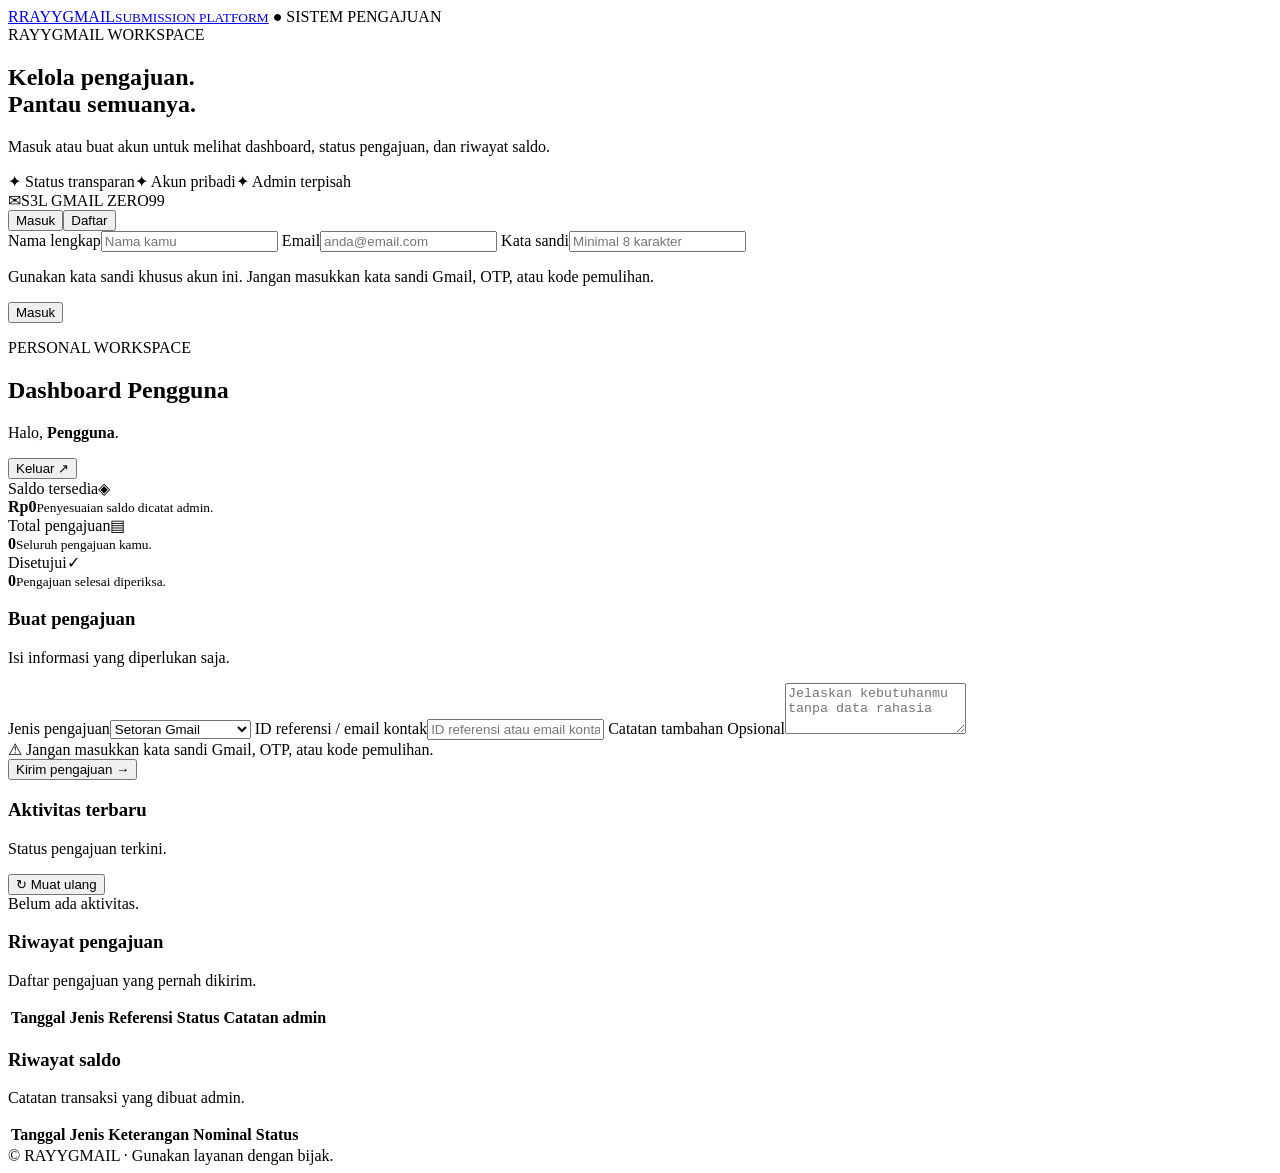
<file: Index.html>
<!DOCTYPE html>
<html lang="id">
<head>
  <base target="_top">
  <meta charset="UTF-8">
  <meta name="viewport" content="width=device-width, initial-scale=1">
  <title>RAYYGMAIL</title>
  <?!= include('Style'); ?>
</head>
<body>
  <div class="ambient ambient-one"></div><div class="ambient ambient-two"></div>
  <header class="topbar">
    <a class="brand" href="#" onclick="return false"><span class="brand-icon">R</span><span>RAYY<span class="accent">GMAIL</span><small>SUBMISSION PLATFORM</small></span></a>
    <span class="secure-label">● SISTEM PENGAJUAN</span>
  </header>
  <main class="container">
    <section id="authView" class="auth-screen">
      <div class="auth-intro"><div class="eyebrow"><span class="pulse"></span> RAYYGMAIL WORKSPACE</div><h1>Kelola pengajuan.<br><span class="gradient-text">Pantau semuanya.</span></h1><p>Masuk atau buat akun untuk melihat dashboard, status pengajuan, dan riwayat saldo.</p><div class="trust-row"><span>✦ Status transparan</span><span>✦ Akun pribadi</span><span>✦ Admin terpisah</span></div></div>
      <div class="auth-card">
        <div class="brand auth-brand"><span class="brand-icon">✉</span><span>S3L GMAIL <span class="accent">ZERO99</span></span></div>
        <div class="auth-tabs"><button class="auth-tab active" data-mode="login">Masuk</button><button class="auth-tab" data-mode="register">Daftar</button></div>
        <form id="authForm">
          <label id="nameWrap" class="hidden">Nama lengkap<input id="authName" maxlength="80" autocomplete="name" placeholder="Nama kamu"></label>
          <label>Email<input id="authEmail" type="email" maxlength="150" autocomplete="email" required placeholder="anda@email.com"></label>
          <label>Kata sandi<input id="authPassword" type="password" minlength="8" maxlength="200" autocomplete="current-password" required placeholder="Minimal 8 karakter"></label>
          <p class="privacy-note">Gunakan kata sandi khusus akun ini. Jangan masukkan kata sandi Gmail, OTP, atau kode pemulihan.</p>
          <button class="btn btn-primary btn-wide" id="authSubmit" type="submit">Masuk</button>
        </form>
        <p class="message" id="authMessage" role="status"></p>
      </div>
    </section>
    <section id="dashboardView" class="hidden">
      <div class="section-heading"><div><div class="eyebrow">PERSONAL WORKSPACE</div><h2>Dashboard <span class="accent">Pengguna</span></h2><p>Halo, <strong id="userName">Pengguna</strong>.</p></div><button class="btn btn-outline" id="logoutBtn">Keluar ↗</button></div>
      <div class="dashboard-grid">
        <article class="metric-card balance-card"><div class="metric-top"><span>Saldo tersedia</span><span>◈</span></div><strong id="balanceValue">Rp0</strong><small>Penyesuaian saldo dicatat admin.</small></article>
        <article class="metric-card"><div class="metric-top"><span>Total pengajuan</span><span>▤</span></div><strong id="submissionCount">0</strong><small>Seluruh pengajuan kamu.</small></article>
        <article class="metric-card"><div class="metric-top"><span>Disetujui</span><span>✓</span></div><strong id="approvedCount">0</strong><small>Pengajuan selesai diperiksa.</small></article>
      </div>
      <div class="workspace-grid">
        <div class="panel"><div class="panel-heading"><div><h3>Buat pengajuan</h3><p>Isi informasi yang diperlukan saja.</p></div></div>
          <form id="submissionForm">
            <label>Jenis pengajuan<select id="submissionType"><option>Setoran Gmail</option><option>Pertanyaan layanan</option></select></label>
            <label>ID referensi / email kontak<input id="submissionReference" maxlength="180" required placeholder="ID referensi atau email kontak"></label>
            <label>Catatan tambahan <span class="optional">Opsional</span><textarea id="submissionNote" maxlength="500" rows="3" placeholder="Jelaskan kebutuhanmu tanpa data rahasia"></textarea></label>
            <div class="warning-note">⚠ Jangan masukkan kata sandi Gmail, OTP, atau kode pemulihan.</div>
            <button class="btn btn-primary btn-wide" type="submit">Kirim pengajuan →</button>
          </form><p class="message" id="submissionMessage" role="status"></p>
        </div>
        <div class="panel"><div class="panel-heading"><div><h3>Aktivitas terbaru</h3><p>Status pengajuan terkini.</p></div><button class="text-btn" id="refreshBtn">↻ Muat ulang</button></div><div id="recentActivity" class="activity-list"><div class="empty-state">Belum ada aktivitas.</div></div></div>
      </div>
      <div class="panel table-panel"><div class="panel-heading"><div><h3>Riwayat pengajuan</h3><p>Daftar pengajuan yang pernah dikirim.</p></div></div><div class="table-wrap"><table><thead><tr><th>Tanggal</th><th>Jenis</th><th>Referensi</th><th>Status</th><th>Catatan admin</th></tr></thead><tbody id="submissionRows"></tbody></table></div></div>
      <div class="panel table-panel"><div class="panel-heading"><div><h3>Riwayat saldo</h3><p>Catatan transaksi yang dibuat admin.</p></div></div><div class="table-wrap"><table><thead><tr><th>Tanggal</th><th>Jenis</th><th>Keterangan</th><th>Nominal</th><th>Status</th></tr></thead><tbody id="transactionRows"></tbody></table></div></div>
    </section>
  </main>
  <footer class="footer"><span>© <span id="year"></span> RAYYGMAIL · Gunakan layanan dengan bijak.</span></footer>
  <?!= include('App'); ?>
</body>
</html>
</file>
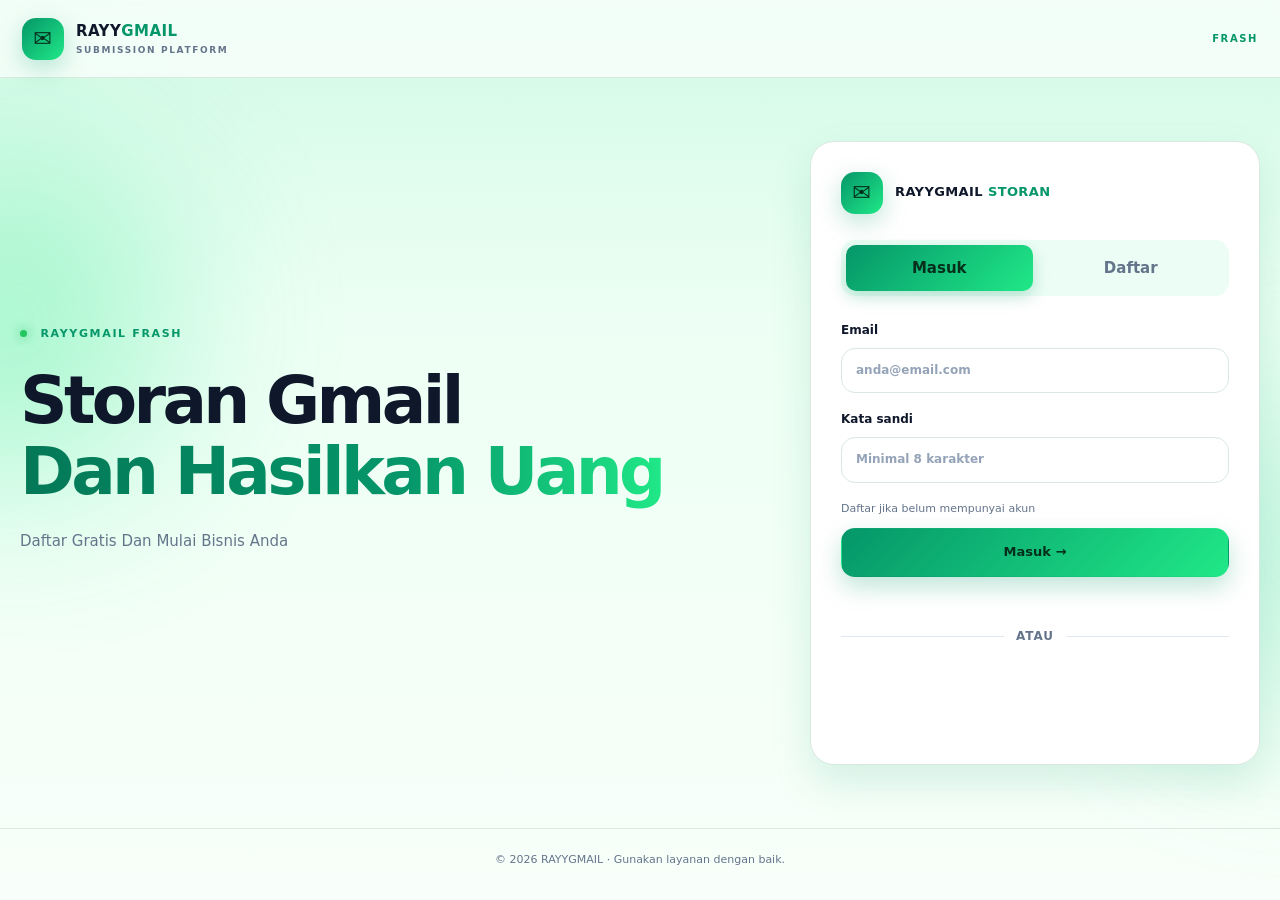
<file: index.html>
<!DOCTYPE html>
<html lang="id">
<head>
  <meta charset="UTF-8">
  <meta name="viewport" content="width=device-width, initial-scale=1">
  <meta name="theme-color" content="#1d4ed8">
  <title>RAYYGMAIL — Masuk</title>
  <link rel="stylesheet" href="/login.css">
  <style>
    /* ===== LOGIN GOOGLE (BARU) ===== */
    .auth-divider{display:flex;align-items:center;gap:12px;margin:18px 0 14px;color:#64748b;font-size:12px;font-weight:700;letter-spacing:.08em;text-transform:uppercase}
    .auth-divider::before,.auth-divider::after{content:"";flex:1;height:1px;background:#e2e8f0}
    .google-wrap{display:flex;justify-content:center;min-height:44px}
    .google-wrap iframe{max-width:100%}
    .google-fallback{display:none;width:100%;align-items:center;justify-content:center;gap:10px;min-height:46px;border:1px solid #dadce0;border-radius:12px;background:#fff;color:#3c4043;font-weight:600;font-size:14px;cursor:pointer}
    .google-fallback svg{flex:none}
    .google-fallback:disabled{opacity:.6;cursor:not-allowed}
  </style>
</head>
<body>
  <div class="ambient ambient-one"></div>
  <div class="ambient ambient-two"></div>

  <header class="topbar">
    <a class="brand" href="/"><span class="brand-icon">✉</span>
      <span>RAYY<span class="accent">GMAIL</span><small>SUBMISSION PLATFORM</small></span>
    </a>
    <span class="secure-label">FRASH</span>
  </header>

  <main class="container">
    <section class="auth-screen">
      <div class="auth-intro">
        <div class="eyebrow"><span class="pulse"></span> RAYYGMAIL FRASH</div>
        <h1>Storan Gmail<br><span class="gradient-text">Dan Hasilkan Uang</span></h1>
        <p>Daftar Gratis Dan Mulai Bisnis Anda</p>
        <div class="trust-row">
          <span></span>
          <span></span>
          <span></span>
        </div>
      </div>

      <div class="auth-card">
        <div class="brand auth-brand">
          <span class="brand-icon">✉</span>
          <span>RAYYGMAIL <span class="accent">STORAN</span></span>
        </div>

        <div class="auth-tabs">
          <button class="auth-tab active" data-mode="login" type="button">Masuk</button>
          <button class="auth-tab" data-mode="register" type="button">Daftar</button>
        </div>

        <form id="authForm">
          <label id="nameWrap" class="hidden">Nama lengkap
            <input id="authName" maxlength="80" autocomplete="name" placeholder="Nama kamu">
          </label>
          <label>Email
            <input id="authEmail" type="email" maxlength="150" autocomplete="email" required placeholder="anda@email.com">
          </label>
          <label>Kata sandi
            <input id="authPassword" type="password" minlength="8" maxlength="200" autocomplete="current-password" required placeholder="Minimal 8 karakter">
          </label>
          <p class="privacy-note">Daftar jika belum mempunyai akun</p>
          <button class="btn btn-primary btn-wide" id="authSubmit" type="submit">Masuk →</button>
        </form>
        <p class="message" id="authMessage" role="status"></p>

        <!-- ===== LOGIN DENGAN GOOGLE (BARU) ===== -->
        <div class="auth-divider"><span>atau</span></div>
        <div class="google-wrap" id="googleWrap">
          <div id="googleBtn"></div>
        </div>
        <button class="google-fallback" id="googleFallback" type="button">
          <svg width="18" height="18" viewBox="0 0 48 48" aria-hidden="true"><path fill="#EA4335" d="M24 9.5c3.54 0 6.71 1.22 9.21 3.6l6.85-6.85C35.9 2.38 30.47 0 24 0 14.62 0 6.51 5.38 2.56 13.22l7.98 6.19C12.43 13.72 17.74 9.5 24 9.5z"/><path fill="#4285F4" d="M46.98 24.55c0-1.57-.15-3.09-.38-4.55H24v9.02h12.94c-.58 2.96-2.26 5.48-4.78 7.18l7.73 6c4.51-4.18 7.09-10.36 7.09-17.65z"/><path fill="#FBBC05" d="M10.53 28.59A14.5 14.5 0 0 1 9.5 24c0-1.59.28-3.14.76-4.59l-7.98-6.19A23.99 23.99 0 0 0 0 24c0 3.77.9 7.35 2.56 10.78l7.97-6.19z"/><path fill="#34A853" d="M24 48c6.48 0 11.93-2.13 15.89-5.81l-7.73-6c-2.15 1.45-4.92 2.3-8.16 2.3-6.26 0-11.57-4.22-13.47-9.91l-7.98 6.19C6.51 42.62 14.62 48 24 48z"/></svg>
          <span>Lanjutkan dengan Google</span>
        </button>
        <p class="message" id="googleMessage" role="status"></p>
        <!-- ===== AKHIR LOGIN DENGAN GOOGLE (BARU) ===== -->
      </div>
    </section>
  </main>

  <footer class="footer">© <span id="year"></span> RAYYGMAIL · Gunakan layanan dengan baik.</footer>

  <!-- ===== SKRIP LOGIN GOOGLE (BARU) ===== -->
  <!-- GANTI: GOOGLE_CLIENT_ID dengan Client ID dari Google Cloud Console -->
  <script src="https://accounts.google.com/gsi/client" async defer></script>
  <script>
  document.addEventListener('DOMContentLoaded', function () {
    var GOOGLE_CLIENT_ID = 'GANTI_DENGAN_CLIENT_ID.apps.googleusercontent.com';

    var msg = document.getElementById('googleMessage');
    var wrap = document.getElementById('googleWrap');
    var fallback = document.getElementById('googleFallback');
    var busy = false;

    function say(t, err) {
      msg.textContent = t || '';
      msg.className = 'message' + (err ? ' error' : '');
    }

    function showFallback(text) {
      wrap.style.display = 'none';
      fallback.style.display = 'flex';
      fallback.onclick = function () { say(text, true); };
    }

    // Dipanggil Google setelah pengguna memilih akun
    async function onCredential(resp) {
      if (busy || !resp || !resp.credential) return;
      busy = true;
      say('Memproses…');
      try {
        // Server memverifikasi ID token Google lalu membuat/mencari akun
        var d = await api('googleLogin', { credential: resp.credential });

        // Simpan sesi sama seperti login email biasa
        if (typeof setToken === 'function') {
          setToken(d.token);
        } else if (d.token) {
          // SESUAIKAN: kunci penyimpanan harus sama dengan yang dipakai getToken() di app.js
          try { localStorage.setItem('token', d.token); } catch (_) {}
        }

        say('Berhasil masuk. Mengalihkan…');
        var role = d.role || (d.user && d.user.role) || '';
        window.location.href = String(role).toLowerCase() === 'admin' ? '/admin' : '/dashboard';
      } catch (e) {
        say((e && e.message) || 'Login Google gagal. Coba lagi.', true);
        busy = false;
      }
    }

    function init() {
      if (GOOGLE_CLIENT_ID.indexOf('GANTI_') === 0) {
        showFallback('Login Google belum dikonfigurasi: isi GOOGLE_CLIENT_ID.');
        return;
      }
      google.accounts.id.initialize({
        client_id: GOOGLE_CLIENT_ID,
        callback: onCredential,
        ux_mode: 'popup',
        auto_select: false
      });
      var width = Math.min(400, Math.max(200, wrap.clientWidth || 320));
      google.accounts.id.renderButton(document.getElementById('googleBtn'), {
        type: 'standard',
        theme: 'outline',
        size: 'large',
        text: 'continue_with',
        shape: 'rectangular',
        logo_alignment: 'left',
        width: width,
        locale: 'id'
      });
    }

    // Tunggu skrip Google selesai dimuat (maksimal sekitar 10 detik)
    var tries = 0;
    var timer = setInterval(function () {
      tries++;
      if (window.google && google.accounts && google.accounts.id) {
        clearInterval(timer);
        init();
      } else if (tries > 100) {
        clearInterval(timer);
        showFallback('Login Google tidak bisa dimuat. Periksa koneksi internet Anda.');
      }
    }, 100);
  });
  </script>
  <!-- ===== AKHIR SKRIP LOGIN GOOGLE (BARU) ===== -->

  <script src="/app.js"></script>
</body>
</html>
</file>
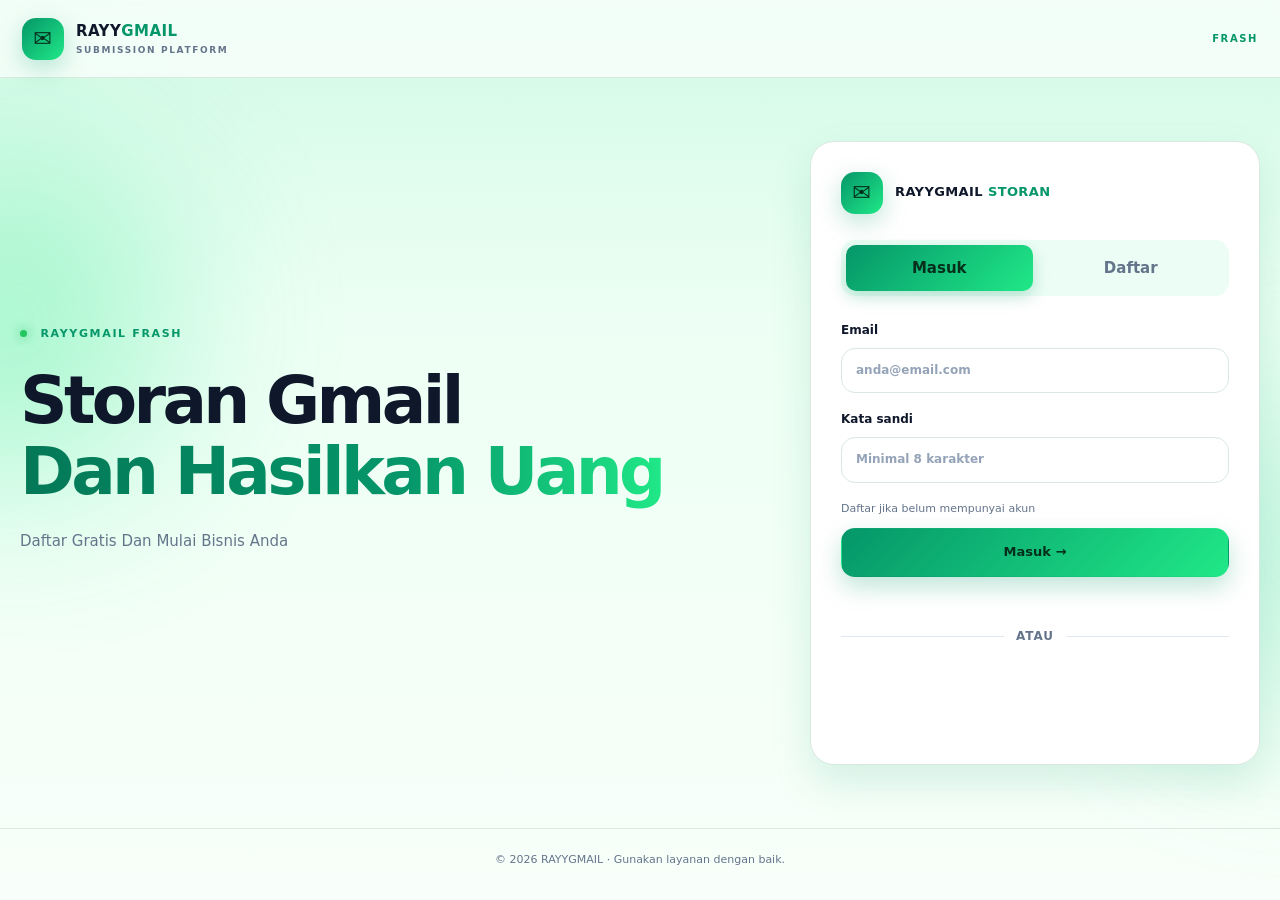
<file: admin.html>
<!DOCTYPE html>
<html lang="id">
<head>
  <meta charset="UTF-8">
  <meta name="viewport" content="width=device-width, initial-scale=1">
  <meta name="theme-color" content="#059669">
  <title>RAYYGMAIL — Admin</title>
  <link rel="stylesheet" href="/admin.css">
</head>
<body>
  <div class="ambient ambient-one"></div>
  <div class="ambient ambient-two"></div>

  <header class="topbar">
    <a class="brand" href="/admin"><span class="brand-icon">✉</span>
      <span>RAYY<span class="accent">GMAIL</span><small>ADMIN CONSOLE</small></span>
    </a>
    <div class="top-actions">
      <span class="secure-label">ADMINISTRATOR</span>
      <button class="btn btn-outline" id="logoutBtn">Keluar ↗</button>
    </div>
  </header>

  <main class="container page-content">
    <section class="section-heading">
      <div><div class="eyebrow">CONTROL CENTER</div>
        <h1>Panel <span class="accent">Admin</span></h1>
        <p>Kelola pengajuan, pengguna, penarikan, dan catatan saldo.</p>
      </div>
      <button class="btn btn-outline" id="refreshBtn">↻ Muat ulang</button>
    </section>

    <section class="dashboard-grid">
      <article class="metric-card"><div class="metric-top"><span>Total pengguna</span><span>♙</span></div><strong id="adminUserCount">0</strong></article>
      <article class="metric-card"><div class="metric-top"><span>Total pengajuan</span><span>▤</span></div><strong id="adminSubmissionCount">0</strong></article>
      <article class="metric-card balance-card"><div class="metric-top"><span>Menunggu pemeriksaan</span><span>◷</span></div><strong id="adminPendingCount">0</strong></article>
    </section>

    <!-- ===== MENU CONTROL (BARU) =====
         Tombol "Control ..." dibuat otomatis oleh script di bawah dari
         setiap elemen yang punya atribut data-view. Gaya CSS ada di admin.css. -->
    <section class="ctl-grid" id="ctlMenu" aria-label="Menu kontrol"></section>

    <script>
    document.addEventListener('DOMContentLoaded', function () {
      var views = [].slice.call(document.querySelectorAll('[data-view]'));
      var menu = document.getElementById('ctlMenu');

      function show(id) {
        views.forEach(function (v) { v.hidden = v.getAttribute('data-view') !== id; });
        menu.hidden = !!id;
        window.scrollTo({ top: 0, behavior: 'smooth' });
      }

      views.forEach(function (v) {
        var id = v.getAttribute('data-view');
        var label = v.getAttribute('data-label');

        // tombol menu "Control ..."
        var b = document.createElement('button');
        b.type = 'button';
        b.className = 'ctl-btn';
        b.innerHTML = '<span class="ctl-ico">' + v.getAttribute('data-icon') + '</span>' +
          '<span><b>Control ' + label + '</b><small>' + v.getAttribute('data-desc') + '</small></span>';
        b.addEventListener('click', function () { show(id); });
        menu.appendChild(b);

        // tombol "Close ..." di dalam tiap tampilan
        var bar = document.createElement('div');
        bar.className = 'ctl-close-bar';
        bar.innerHTML = '<button type="button" class="btn btn-outline">✕ Close ' + label + '</button>';
        bar.firstChild.addEventListener('click', function () { show(''); });
        v.insertBefore(bar, v.firstChild);
      });

      show(''); // tampilan awal: hanya tombol Control
    });
    </script>
    <!-- ===== AKHIR MENU CONTROL (BARU) ===== -->

    <!-- "Pengajuan masuk / Referensi" DIHILANGKAN dari tampilan.
         Elemen dibiarkan tersembunyi karena app.js masih mengisi #adminSubmissionRows. -->
    <section class="panel table-panel" style="display:none" aria-hidden="true">
      <div class="panel-heading"><div><h2>Pengajuan masuk</h2><p>Periksa data dan perbarui status pengajuan.</p></div></div>
      <div class="table-wrap"><table>
        <thead><tr><th>Tanggal</th><th>Pengguna</th><th>Jenis</th><th>Referensi</th><th>Catatan pengguna</th><th>Status</th><th>Catatan admin</th><th>Aksi</th></tr></thead>
        <tbody id="adminSubmissionRows"></tbody>
      </table></div>
    </section>

    <!-- ===== KONTROL JOB EMAIL (BARU) ===== -->
    <style>
      /* PERBAIKAN: min(300px,100%) agar tidak melebar di layar sempit */
      .jb-grid{display:grid;grid-template-columns:repeat(auto-fit,minmax(min(300px,100%),1fr));gap:16px}
      .jb-box{border:1px solid var(--line);border-radius:16px;padding:16px}
      .jb-box label{margin-bottom:10px}
      .jb-box textarea{min-height:90px}
      .jb-actions{display:flex;gap:8px;flex-wrap:wrap}
      .jb-stock{font-size:12px;color:var(--muted);margin:0 0 10px}
      .jb-danger{color:#b91c1c !important;border-color:#fca5a5 !important}

      .jb-admin-toast{position:fixed;top:14px;left:50%;transform:translateX(-50%);max-width:92vw;background:#0f172a;color:#fff;
        padding:10px 16px;border-radius:14px;font-size:13px;z-index:80;opacity:0;pointer-events:none;transition:opacity .2s;text-align:center}
      .jb-admin-toast.show{opacity:1}
      .jb-admin-toast.err{background:#b91c1c}

      .st-bar{display:flex;gap:8px;flex-wrap:wrap;margin:10px 0}
      .st-list{max-height:300px;overflow-y:auto;display:grid;gap:8px;padding-right:4px}
      .st-row{display:flex;gap:8px;align-items:stretch}
      .st-copy{flex:1;display:flex;align-items:center;justify-content:space-between;gap:8px;text-align:left;border:0;background:#f1f5f9;
        border-radius:12px;padding:12px;min-height:46px;cursor:pointer;color:var(--ink,#0f172a);font:13px ui-monospace,Menlo,Consolas,monospace;word-break:break-all}
      .st-copy:active{background:#dcfce7}
      .st-del{border:0;border-radius:12px;padding:0 14px;min-height:46px;font-weight:700;cursor:pointer;background:#fee2e2;color:#b91c1c}
      .st-del:disabled{opacity:.4;cursor:not-allowed}
      .st-pill{flex:none;font-size:11px;font-weight:700;padding:3px 9px;border-radius:999px;white-space:nowrap;font-family:inherit}
      .st-wait{background:#fef3c7;color:#92400e}
      .st-ok{background:#dcfce7;color:#166534}
      .st-bad{background:#fee2e2;color:#b91c1c}
      .st-claim{border:1px dashed var(--line);border-radius:12px;padding:10px;margin:8px 0;font-size:13px}

      /* Info status per email untuk pengguna (BARU) */
      .st-item{display:grid;gap:6px;padding-bottom:8px;border-bottom:1px dashed var(--line)}
      .st-item:last-child{border-bottom:0}
      .st-ctl{display:flex;gap:6px;flex-wrap:wrap;align-items:center}
      .st-ctl .st-sel{width:auto;min-width:110px;flex:0 0 auto}
      .st-ctl .st-note{flex:1;min-width:140px;width:auto}
      .st-ctl .btn{flex:0 0 auto}
      .st-chk{background:#dbeafe;color:#1e40af}

      /* Status job + storan berdampingan di kartu "Atur Job" (BARU) */
      .jb-badges{display:flex;gap:6px;align-items:center;flex-wrap:wrap}
    </style>

    <div id="jobAdmin">

      <!-- ===== Control Add Job ===== -->
      <div class="panel table-panel" data-view="addjob" data-label="Add Job" data-icon="＋" data-desc="Buat job baru">
        <!-- TAMBAH JOB BARU -->
        <div class="jb-box" style="margin-bottom:16px">
          <h3 style="margin:0 0 10px">Tambah job baru</h3>
          <div class="jb-grid">
            <label>Nama job<input id="newJobName" maxlength="40" placeholder="Kosongkan = otomatis"></label>
            <label>Harga per email<input id="newJobPrice" type="text" inputmode="numeric" autocomplete="off" placeholder="Rp 1,500"></label>
            <label>Maks email per pengambilan<input id="newJobMax" type="number" min="1" max="100" value="10"></label>
          </div>
          <label>Teks job<textarea id="newJobText" maxlength="3000" placeholder="Perintah yang harus dikerjakan user"></textarea></label>
          <button class="btn btn-primary" id="newJobBtn" type="button">+ Tambah job</button>
        </div>
      </div>

      <!-- ===== Control Atur Job ===== -->
      <div class="panel table-panel" data-view="jobs" data-label="Atur Job" data-icon="⚙" data-desc="Harga, teks, stok, buka/tutup">
        <div class="panel-heading">
          <div><h2>Kontrol Job Email</h2><p>Isi stok, atur harga, teks job, buka/tutup, tambah, hapus, dan reset tiap job. Status storan diatur terpisah di menu Storan Email.</p></div>
          <div class="jb-actions">
            <button class="btn btn-outline" data-all="OPEN">Buka semua</button>
            <button class="btn btn-outline" data-all="CLOSE">Tutup semua</button>
            <button class="btn btn-outline" data-sys="quota-all">Reset kuota semua</button>
            <button class="btn btn-outline jb-danger" data-sys="reset-all">Reset semua job</button>
          </div>
        </div>
        <div class="jb-grid" id="jobAdminBoxes"></div>
      </div>

      <!-- Pesan sukses/error: tetap di luar agar selalu terlihat -->
      <p class="message" id="jobAdminMsg" role="status"></p>
      <div class="jb-admin-toast" id="jbAdminToast" role="status"></div>

      <!-- ===== Control Pengambilan Job ===== -->
      <div class="panel table-panel" data-view="claims" data-label="Pengambilan Job" data-icon="◷" data-desc="Email yang sedang dikerjakan">
        <!-- PENGAMBILAN JOB: email yang sedang dikerjakan user (belum disetor) -->
        <h3 style="margin:0 0 10px">Pengambilan job <small style="font-weight:400;color:var(--muted)">(sedang dikerjakan)</small></h3>
        <div class="table-wrap"><table>
          <thead><tr><th>Tanggal</th><th>Pengguna</th><th>Job</th><th>Email</th><th>Total</th><th>Status</th><th>Aksi</th></tr></thead>
          <tbody id="jobClaimRows"></tbody>
        </table></div>
      </div>

      <!-- ===== Control Storan Email ===== -->
      <div class="panel table-panel" data-view="storan" data-label="Storan Email" data-icon="▤" data-desc="Email yang sudah disetor user">
        <!-- STORAN: email yang sudah disetor user, terpisah per job -->
        <div class="panel-heading" style="margin:0 0 10px">
          <div>
            <h3 style="margin:0">Storan email per job <small style="font-weight:400;color:var(--muted)">(sudah disetor user)</small></h3>
            <p style="margin-top:4px">Storan bisa dibuka/ditutup sendiri, walaupun job-nya sedang Open. Saat storan Close, user tetap bisa mengambil email tetapi tidak bisa menyetor.</p>
          </div>
          <div class="jb-actions">
            <button class="btn btn-primary" data-stor-all="OPEN">Open semua storan</button>
            <button class="btn btn-outline jb-danger" data-stor-all="CLOSE">Close semua storan</button>
          </div>
        </div>
        <div class="jb-grid" id="jobStoranBoxes"></div>
      </div>

      <!-- ===== Control Riwayat Job ===== -->
      <div class="panel table-panel" data-view="history" data-label="Riwayat Job" data-icon="↺" data-desc="Pengambilan yang sudah selesai">
        <!-- RIWAYAT SELESAI -->
        <div class="panel-heading" style="margin:0 0 10px">
          <h3 style="margin:0">Riwayat pengambilan selesai</h3>
          <button class="btn btn-outline" data-sys="clear-history">Hapus semua riwayat selesai</button>
        </div>
        <div class="table-wrap"><table>
          <thead><tr><th>Tanggal</th><th>Pengguna</th><th>Job</th><th>Email</th><th>Total</th><th>Status</th><th>Aksi</th></tr></thead>
          <tbody id="jobHistoryRows"></tbody>
        </table></div>
      </div>

    </div>

    <script>
    document.addEventListener('DOMContentLoaded', function () {
      var root = document.getElementById('jobAdmin');
      var msg = document.getElementById('jobAdminMsg');
      var toastEl = document.getElementById('jbAdminToast');
      var toastT = 0;
      var lastData = null;
      var marks = {}; // info status per email untuk pengguna (BARU)

      function say(t, err) {
        msg.textContent = t || ''; msg.className = 'message' + (err ? ' error' : '');
        if (t && t !== 'Memproses…') {
          toastEl.textContent = t;
          toastEl.className = 'jb-admin-toast show' + (err ? ' err' : '');
          clearTimeout(toastT);
          toastT = setTimeout(function () { toastEl.className = 'jb-admin-toast'; }, err ? 7000 : 4000);
        }
      }

      // ----- Input harga manual: "Rp 1,500" -----
      function fmtRp(v) {
        var d = String(v == null ? '' : v).replace(/\D/g, '').replace(/^0+(?=\d)/, '');
        if (!d) return '';
        return 'Rp ' + d.replace(/\B(?=(\d{3})+(?!\d))/g, ',');
      }
      function numRp(v) { return Number(String(v == null ? '' : v).replace(/\D/g, '')) || 0; }
      function liveRp(el) {
        var raw = el.value;
        var right = raw.slice(el.selectionStart || 0).replace(/\D/g, '').length;
        el.value = fmtRp(raw);
        var v = el.value, i = v.length, cnt = 0;
        while (i > 0 && cnt < right) { i--; if (/\d/.test(v.charAt(i))) cnt++; }
        try { el.setSelectionRange(i, i); } catch (_) {}
      }
      root.addEventListener('input', function (e) {
        var t = e.target;
        if (t.classList.contains('f-price') || t.id === 'newJobPrice') liveRp(t);
      });

      async function copyText(text) {
        try {
          await navigator.clipboard.writeText(text);
        } catch (_) {
          var ta = document.createElement('textarea');
          ta.value = text; ta.style.position = 'fixed'; ta.style.opacity = '0';
          document.body.appendChild(ta); ta.select();
          var ok = document.execCommand('copy');
          document.body.removeChild(ta);
          if (!ok) throw new Error('fail');
        }
      }
      async function copyOut(text, okMsg) {
        try { await copyText(text); say(okMsg); } catch (_) { say('Gagal menyalin. Coba lagi.', true); }
      }

      function pill(state) {
        var c = state === 'Diterima' ? 'st-ok' : (state === 'Ditolak' ? 'st-bad' : (state === 'Di Cek' ? 'st-chk' : 'st-wait'));
        return '<span class="st-pill ' + c + '">' + escapeHtml(state) + '</span>';
      }

      // Status storan per job: default terbuka bila server belum mengirim data (BARU)
      function isStoranOpen(j) { return j.storanOpen !== false; }

      function boxHtml(j) {
        var stOpen = isStoranOpen(j);
        return '<div class="jb-box" data-job="' + j.id + '">' +
          '<div class="panel-heading" style="margin-bottom:8px"><h2>' + j.id.toUpperCase() + '</h2>' +
          '<div class="jb-badges">' +
          '<span class="btn ' + (j.status === 'OPEN' ? 'btn-primary' : 'btn-outline') + '" style="cursor:default">' + j.status + '</span>' +
          '<span class="st-pill ' + (stOpen ? 'st-ok' : 'st-bad') + '">' + (stOpen ? 'STORAN OPEN' : 'STORAN CLOSE') + '</span>' +
          '</div></div>' +
          '<p class="jb-stock">Total ' + j.total + ' · Tersedia ' + j.available + ' · Diambil ' + j.taken + ' · Selesai ' + j.done + ' · Ditolak ' + j.rejected + ' · Kuota terpakai ' + j.usedPct + '%</p>' +
          (j.price <= 0 ? '<p class="message error">Harga belum diisi: user tidak bisa mengambil job ini.</p>' : '') +
          '<label>Nama job<input class="f-name" maxlength="40" value="' + escapeHtml(j.name) + '"></label>' +
          '<label>Harga per email<input class="f-price" type="text" inputmode="numeric" autocomplete="off" placeholder="Rp 1,500" value="' + (j.price > 0 ? fmtRp(j.price) : '') + '"></label>' +
          '<label>Maks email per pengambilan<input class="f-max" type="number" min="1" max="100" value="' + j.maxPerClaim + '"></label>' +
          '<label>Teks job (tampil ke user setelah klik Ambil Job)<textarea class="f-instruction" maxlength="3000" style="min-height:120px" placeholder="Tulis perintah/teks yang harus dikerjakan user">' + escapeHtml(j.instruction || '') + '</textarea></label>' +
          '<div class="jb-actions" style="margin-bottom:14px">' +
          '<button class="btn btn-primary" data-act="save">Simpan</button>' +
          '<button class="btn btn-outline" data-act="OPEN">Open</button>' +
          '<button class="btn btn-outline" data-act="CLOSE">Close</button>' +
          '<button class="btn btn-outline" data-act="quota">Reset kuota</button>' +
          '<button class="btn btn-outline jb-danger" data-act="reset">Reset job ini</button>' +
          '<button class="btn btn-outline jb-danger" data-act="delete">Hapus</button></div>' +
          '<label>Tambah email (satu per baris)<textarea class="f-emails" placeholder="a@gmail.com&#10;b@gmail.com"></textarea></label>' +
          '<button class="btn btn-primary btn-wide" data-act="add">Tambah ke ' + j.id.toUpperCase() + '</button>' +
          '<label style="margin-top:14px">Hapus email stok (satu per baris)<textarea class="f-rmemails" placeholder="a@gmail.com&#10;b@gmail.com"></textarea></label>' +
          '<div class="jb-actions">' +
          '<button class="btn btn-outline" data-act="rmemails">Hapus email ini</button>' +
          '<button class="btn btn-outline" data-act="rmall">Hapus semua email tersedia</button></div></div>';
      }

      function claimRow(c, mode) {
        var open = c.status === 'Diambil' || c.status === 'Menunggu';
        return '<tr><td>' + escapeHtml(dateText(c.createdAt)) + '</td><td>' + escapeHtml(c.userName) + '</td>' +
          '<td>' + c.jobId.toUpperCase() + '</td><td style="word-break:break-all;white-space:pre-wrap">' + c.emails.map(escapeHtml).join('\n') + '</td>' +
          '<td>' + money(c.total) + '</td><td><span class="' + statusClass(c.status) + '">' + escapeHtml(c.status) + '</span></td><td>' +
          (open ? '<button class="btn btn-outline" data-claim-del="' + c.id + '" data-active="1">Reset</button>'
                : '<button class="btn btn-outline" data-claim-del="' + c.id + '">Hapus</button>') +
          '</td></tr>';
      }

      // Pilihan status info untuk pengguna (BARU)
      function markOptions(cur) {
        return ['Menunggu', 'Di Cek', 'Diterima', 'Ditolak'].map(function (s) {
          return '<option value="' + s + '"' + (s === cur ? ' selected' : '') + '>' + (s === 'Menunggu' ? 'Pending' : s) + '</option>';
        }).join('');
      }

      function storanHtml(j, d) {
        var list = j.storan || [];
        var pending = d.claims.filter(function (c) { return c.jobId === j.id && c.status === 'Menunggu'; });
        var wait = list.filter(function (x) { return x.state === 'Menunggu'; }).length;
        var ok = list.filter(function (x) { return x.state === 'Diterima'; }).length;
        var bad = list.filter(function (x) { return x.state === 'Ditolak'; }).length;
        var unused = ok + bad;
        var storOpen = isStoranOpen(j); // default: terbuka bila server belum mengirim data

        return '<div class="jb-box" data-storan="' + j.id + '">' +
          '<div class="panel-heading" style="margin-bottom:8px"><h2>' + j.id.toUpperCase() + ' · Storan</h2>' +
          '<span class="btn btn-outline" style="cursor:default">' + list.length + ' email</span></div>' +
          '<p class="jb-stock">' + escapeHtml(j.name) + ' · Job ' + (j.status === 'OPEN' ? 'Open' : 'Close') + ' · Menunggu ' + wait + ' · Diterima ' + ok + ' · Ditolak ' + bad + '</p>' +

          '<div class="st-claim" style="display:flex;align-items:center;justify-content:space-between;gap:8px;flex-wrap:wrap">' +
          '<span>Status storan: <span class="st-pill ' + (storOpen ? 'st-ok' : 'st-bad') + '">' + (storOpen ? 'STORAN OPEN' : 'STORAN CLOSE') + '</span></span>' +
          '<div class="jb-actions">' +
          '<button class="btn ' + (storOpen ? 'btn-outline' : 'btn-primary') + '" data-stor-set="OPEN" data-job="' + j.id + '"' + (storOpen ? ' disabled' : '') + '>Open storan</button>' +
          '<button class="btn btn-outline jb-danger" data-stor-set="CLOSE" data-job="' + j.id + '"' + (storOpen ? '' : ' disabled') + '>Close storan</button>' +
          '</div></div>' +

          (pending.length ? pending.map(function (c) {
            return '<div class="st-claim"><b>' + escapeHtml(c.userName) + '</b> · ' + c.qty + ' email · ' + money(c.total) +
              '<div class="jb-actions" style="margin-top:8px">' +
              '<button class="btn btn-primary" data-claim="' + c.id + '" data-st="Disetujui">Setujui</button>' +
              '<button class="btn btn-outline" data-claim="' + c.id + '" data-st="Ditolak">Tolak</button>' +
              '<button class="btn btn-outline" data-claim-del="' + c.id + '" data-active="1">Reset</button></div></div>';
          }).join('') : '') +

          '<div class="st-bar">' +
          '<button class="btn btn-primary" data-copy-all="' + j.id + '"' + (list.length ? '' : ' disabled') + '>Salin semua email storan</button>' +
          '<button class="btn btn-outline jb-danger" data-st-unused="' + j.id + '"' + (unused ? '' : ' disabled') + '>Hapus semua tidak terpakai (' + unused + ')</button></div>' +

          '<div class="st-list">' + (list.length ? list.map(function (x) {
            var mk = marks[String(x.email).toLowerCase()] || null;
            var cur = mk && mk.state ? mk.state : x.state;
            return '<div class="st-item">' +
              '<div class="st-row">' +
              '<button class="st-copy" data-copy="' + escapeHtml(x.email) + '" title="Ketuk untuk menyalin"><span>' + escapeHtml(x.email) + '</span>' + pill(x.state) + '</button>' +
              '<button class="st-del" data-st-del="' + escapeHtml(x.email) + '" data-job="' + j.id + '"' + (x.state === 'Menunggu' ? ' disabled title="Masih menunggu pemeriksaan"' : '') + '>Hapus</button></div>' +
              '<div class="st-ctl">' +
              '<select class="st-sel" aria-label="Status untuk pengguna">' + markOptions(cur) + '</select>' +
              '<input class="st-note" maxlength="200" placeholder="Info untuk pengguna (opsional)" value="' + escapeHtml(mk && mk.note ? mk.note : '') + '">' +
              '<button class="btn btn-outline" data-mk-save="' + escapeHtml(x.email) + '" data-job="' + j.id + '">Kirim info</button></div></div>';
          }).join('') : '<p class="jb-stock">Belum ada email storan.</p>') + '</div></div>';
      }

      function render(d) {
        lastData = d;
        document.getElementById('jobAdminBoxes').innerHTML = d.jobs.map(boxHtml).join('') ||
          '<p class="jb-stock">Belum ada job. Tambahkan job baru di atas.</p>';

        var active = d.claims.filter(function (c) { return c.status === 'Diambil'; });
        var finals = d.claims.filter(function (c) { return c.status === 'Disetujui' || c.status === 'Ditolak'; });

        document.getElementById('jobClaimRows').innerHTML = active.length ? active.map(function (c) { return claimRow(c); }).join('')
          : '<tr><td colspan="7">Tidak ada email yang sedang dikerjakan.</td></tr>';

        document.getElementById('jobStoranBoxes').innerHTML = d.jobs.map(function (j) { return storanHtml(j, d); }).join('') ||
          '<p class="jb-stock">Belum ada job.</p>';

        document.getElementById('jobHistoryRows').innerHTML = finals.length ? finals.map(function (c) { return claimRow(c); }).join('')
          : '<tr><td colspan="7">Belum ada riwayat selesai.</td></tr>';
      }

      async function load() {
        try {
          var d = await api('adminJobOverview', { token: getToken() });
          try {
            var m = await api('adminStoranMarks', { token: getToken() });
            marks = m.marks || {};
          } catch (_) { /* info status bersifat tambahan; abaikan error */ }
          render(d);
        } catch (e) {
          say(e.message, true);
        }
      }

      async function run(action, data) {
        say('Memproses…');
        var ok = true;
        try {
          var d = await api(action, Object.assign({ token: getToken() }, data));
          say(d.message);
        } catch (e) {
          say(e.message, true);
          ok = false;
        }
        await load();
        // saldo/transaksi berubah saat klaim disetujui
        var rb = document.getElementById('refreshBtn');
        if (rb && action === 'adminJobClaimUpdate') rb.click();
        return ok;
      }

      root.addEventListener('click', async function (e) {
        var t = e.target.closest('button');
        if (!t || t.disabled) return;

        // ----- buka/tutup storan (per job & semua job) -----
        if (t.hasAttribute('data-stor-set')) {
          var sId = t.getAttribute('data-job');
          var sSt = t.getAttribute('data-stor-set');
          if (sSt === 'CLOSE' && !confirm('Tutup storan ' + sId.toUpperCase() + '? User tidak bisa menyetor sampai storan dibuka lagi.')) return;
          return run('adminStoranSetStatus', { jobId: sId, status: sSt });
        }
        if (t.hasAttribute('data-stor-all')) {
          var aSt = t.getAttribute('data-stor-all');
          if (aSt === 'CLOSE' && !confirm('Tutup storan SEMUA job? User tidak bisa menyetor di job mana pun sampai dibuka lagi.')) return;
          return run('adminStoranSetStatus', { jobId: 'all', status: aSt });
        }

        // ----- tombol sistem (reset / bersihkan) -----
        var sys = t.getAttribute('data-sys');
        if (sys === 'reset-all') {
          var w = prompt('RESET SEMUA JOB akan menghapus SEMUA stok email, storan, dan catatan pengambilan, lalu mengembalikan nama/harga/teks/status semua job ke awal. Saldo pengguna TIDAK berubah.\n\nKetik RESET untuk melanjutkan:');
          if (w === null) return;
          if (w.trim().toUpperCase() !== 'RESET') { say('Reset dibatalkan: kata konfirmasi salah.', true); return; }
          return run('adminJobReset', { jobId: 'all' });
        }
        if (sys === 'quota-all') {
          if (confirm('Reset kuota SEMUA job di dashboard pengguna? Tampilan kembali kosong (0%). Email tidak dihapus.')) return run('adminJobQuotaReset', { jobId: 'all' });
          return;
        }
        if (sys === 'clear-history') {
          if (confirm('Hapus semua riwayat pengambilan yang sudah Disetujui/Ditolak? Saldo tidak berubah.')) return run('adminJobClaimsClear', {});
          return;
        }

        // ----- info status per email untuk pengguna (BARU) -----
        if (t.hasAttribute('data-mk-save')) {
          var item = t.closest('.st-item');
          return run('adminStoranMark', {
            jobId: t.getAttribute('data-job'),
            emails: t.getAttribute('data-mk-save'),
            state: item.querySelector('.st-sel').value,
            note: item.querySelector('.st-note').value
          });
        }

        // ----- storan: salin & hapus -----
        if (t.hasAttribute('data-copy')) return copyOut(t.getAttribute('data-copy'), 'Email disalin');
        if (t.hasAttribute('data-copy-all')) {
          var jc = lastData && lastData.jobs.filter(function (x) { return x.id === t.getAttribute('data-copy-all'); })[0];
          var all = jc ? (jc.storan || []).map(function (x) { return x.email; }) : [];
          if (!all.length) { say('Belum ada email storan.', true); return; }
          return copyOut(all.join('\n'), all.length + ' email storan disalin');
        }
        if (t.hasAttribute('data-st-del')) {
          var em = t.getAttribute('data-st-del');
          if (confirm('Hapus ' + em + ' dari storan? Email ini bisa ditambahkan lagi ke stok.')) {
            return run('adminStoranDelete', { jobId: t.getAttribute('data-job'), emails: em });
          }
          return;
        }
        if (t.hasAttribute('data-st-unused')) {
          var jid = t.getAttribute('data-st-unused');
          if (confirm('Hapus SEMUA email storan ' + jid.toUpperCase() + ' yang sudah tidak terpakai (Diterima/Ditolak)? Yang menunggu pemeriksaan tidak ikut terhapus.')) {
            return run('adminStoranDelete', { jobId: jid, mode: 'unused' });
          }
          return;
        }

        // ----- pengambilan / riwayat -----
        if (t.getAttribute('data-claim-del')) {
          var isActive = t.getAttribute('data-active');
          var q = isActive ? 'Reset pengambilan ini? Email dikembalikan ke stok dan pengambilan dibatalkan TANPA pembayaran.'
                           : 'Hapus catatan riwayat ini? Saldo tidak berubah.';
          if (confirm(q)) return run('adminJobClaimDelete', { id: t.getAttribute('data-claim-del') });
          return;
        }
        if (t.getAttribute('data-all')) return run('adminJobSetStatus', { jobId: 'all', status: t.getAttribute('data-all') });
        if (t.getAttribute('data-claim')) return run('adminJobClaimUpdate', { id: t.getAttribute('data-claim'), status: t.getAttribute('data-st') });

        // ----- tombol di kotak job -----
        var act = t.getAttribute('data-act');
        if (!act) return;
        var box = t.closest('.jb-box');
        var id = box.getAttribute('data-job');
        var saveData = {
          jobId: id, name: box.querySelector('.f-name').value,
          price: numRp(box.querySelector('.f-price').value),
          maxPerClaim: Number(box.querySelector('.f-max').value),
          instruction: box.querySelector('.f-instruction').value
        };
        var addText = box.querySelector('.f-emails').value;
        var rmText = box.querySelector('.f-rmemails').value;
        // Isian kotak (harga, nama, teks) disimpan dulu supaya tidak hilang saat panel dimuat ulang.
        if (act === 'save') run('adminJobSave', saveData);
        else if (act === 'add') { if (await run('adminJobSave', saveData)) run('adminJobAddEmails', { jobId: id, emails: addText }); }
        else if (act === 'rmemails') run('adminJobRemoveEmails', { jobId: id, mode: 'list', emails: rmText });
        else if (act === 'rmall') {
          if (confirm('Hapus SEMUA email yang masih tersedia di ' + id.toUpperCase() + '? Email yang sudah diambil user tidak ikut terhapus.')) {
            run('adminJobRemoveEmails', { jobId: id, mode: 'allAvailable' });
          }
        }
        else if (act === 'quota') {
          if (confirm('Reset kuota ' + id.toUpperCase() + ' di dashboard pengguna? Tampilan kembali kosong (0%). Email tidak dihapus.')) {
            run('adminJobQuotaReset', { jobId: id });
          }
        }
        else if (act === 'reset') {
          if (confirm('Reset ' + id.toUpperCase() + '? Semua stok email, storan, dan pengambilan job ini dihapus. Nama/harga/teks tetap. Saldo pengguna tidak berubah.')) {
            run('adminJobReset', { jobId: id });
          }
        }
        else if (act === 'delete') {
          if (confirm('Hapus ' + id.toUpperCase() + '? Job hilang dari daftar user. Sheet email diarsipkan.')) {
            run('adminJobDelete', { jobId: id });
          }
        }
        else { if (await run('adminJobSave', saveData)) run('adminJobSetStatus', { jobId: id, status: act }); }
      });

      document.getElementById('newJobBtn').addEventListener('click', async function () {
        if (!(numRp(document.getElementById('newJobPrice').value) > 0) &&
            !confirm('Harga masih 0, user tidak bisa mengambil job ini sampai harga diisi. Lanjut tambah job?')) return;
        await run('adminJobCreate', {
          name: document.getElementById('newJobName').value,
          price: numRp(document.getElementById('newJobPrice').value),
          maxPerClaim: Number(document.getElementById('newJobMax').value),
          instruction: document.getElementById('newJobText').value
        });
        document.getElementById('newJobName').value = '';
        document.getElementById('newJobText').value = '';
      });

      load();
    });
    </script>
    <!-- ===== AKHIR KONTROL JOB EMAIL (BARU) ===== -->

    <!-- ===== INFORMASI & SALURAN WHATSAPP (BARU) ===== -->
    <section class="panel table-panel" id="infoAdmin"
      data-view="info" data-label="Informasi &amp; WhatsApp" data-icon="✎" data-desc="Pengumuman dan link saluran">
      <div class="panel-heading">
        <div><h2>Informasi &amp; Saluran WhatsApp</h2><p>Informasi tampil di Beranda dashboard pengguna. Tombol WhatsApp membuka link yang Anda isi.</p></div>
      </div>
      <div class="jb-grid">
        <div class="jb-box">
          <h3 style="margin:0 0 10px">Tambah / edit informasi</h3>
          <input type="hidden" id="infoId">
          <label>Judul<input id="infoTitle" maxlength="80" placeholder="Informasi Resmi"></label>
          <label>Isi informasi<textarea id="infoMessage" maxlength="600" style="min-height:110px" placeholder="Tulis pengumuman untuk pengguna"></textarea></label>
          <label style="display:flex;align-items:center;gap:8px"><input id="infoActive" type="checkbox" checked style="width:auto;display:inline-block;margin:0"> Tampilkan ke pengguna</label>
          <div class="jb-actions">
            <button class="btn btn-primary" id="infoSaveBtn" type="button">Simpan informasi</button>
            <button class="btn btn-outline" id="infoCancelBtn" type="button" style="display:none">Batal edit</button>
          </div>
        </div>
        <div class="jb-box">
          <h3 style="margin:0 0 10px">Tombol saluran WhatsApp</h3>
          <label>Link WhatsApp<input id="waUrl" placeholder="https://whatsapp.com/channel/... atau https://wa.me/628..."></label>
          <label>Teks tombol<input id="waLabel" maxlength="40" placeholder="Gabung Saluran WhatsApp"></label>
          <p class="jb-stock">Kosongkan link untuk menyembunyikan tombol. Hanya link WhatsApp resmi yang diterima.</p>
          <div class="jb-actions">
            <button class="btn btn-primary" id="waSaveBtn" type="button">Simpan link</button>
            <a class="btn btn-outline" id="waTest" href="#" target="_blank" rel="noopener noreferrer" style="display:none">Uji link ↗</a>
          </div>
        </div>
      </div>

      <h3 style="margin:22px 0 10px">Daftar informasi</h3>
      <div class="table-wrap"><table>
        <thead><tr><th>Diperbarui</th><th>Judul</th><th>Isi</th><th>Status</th><th>Aksi</th></tr></thead>
        <tbody id="infoRows"></tbody>
      </table></div>
      <p class="message" id="infoMsg" role="status"></p>
    </section>

    <script>
    document.addEventListener('DOMContentLoaded', function () {
      var root = document.getElementById('infoAdmin');
      function g(id) { return document.getElementById(id); }
      var items = [];

      function say(t, err) { var m = g('infoMsg'); m.textContent = t || ''; m.className = 'message' + (err ? ' error' : ''); }

      function resetForm() {
        g('infoId').value = ''; g('infoTitle').value = ''; g('infoMessage').value = '';
        g('infoActive').checked = true;
        g('infoSaveBtn').textContent = 'Simpan informasi';
        g('infoCancelBtn').style.display = 'none';
      }

      function render(d) {
        items = d.items;
        g('infoRows').innerHTML = d.items.length ? d.items.map(function (x) {
          var short = x.message.length > 110 ? x.message.slice(0, 110) + '…' : x.message;
          return '<tr><td>' + escapeHtml(dateText(x.updatedAt)) + '</td>' +
            '<td><b>' + escapeHtml(x.title) + '</b></td>' +
            '<td style="white-space:pre-wrap;word-break:break-word">' + escapeHtml(short) + '</td>' +
            '<td><span class="status ' + (x.active ? 's-ok' : '') + '">' + (x.active ? 'Aktif' : 'Nonaktif') + '</span></td>' +
            '<td><div class="jb-actions">' +
            '<button class="btn btn-outline" data-info-edit="' + x.id + '">Edit</button>' +
            '<button class="btn btn-outline" data-info-toggle="' + x.id + '">' + (x.active ? 'Nonaktifkan' : 'Aktifkan') + '</button>' +
            '<button class="btn btn-outline jb-danger" data-info-del="' + x.id + '">Hapus</button></div></td></tr>';
        }).join('') : '<tr><td colspan="5">Belum ada informasi.</td></tr>';

        if (document.activeElement !== g('waUrl')) g('waUrl').value = d.wa.url || '';
        if (document.activeElement !== g('waLabel')) g('waLabel').value = d.wa.label || '';
        var t = g('waTest');
        if (d.wa.url) { t.href = d.wa.url; t.style.display = ''; } else { t.style.display = 'none'; }
      }

      async function load() {
        try { render(await api('adminInfoOverview', { token: getToken() })); }
        catch (e) { say(e.message, true); }
      }

      async function run(action, data) {
        say('Memproses…');
        try {
          var d = await api(action, Object.assign({ token: getToken() }, data));
          say(d.message);
          await load();
          return true;
        } catch (e) {
          say(e.message, true);
          return false;
        }
      }

      g('infoSaveBtn').addEventListener('click', async function () {
        var ok = await run('adminInfoSave', {
          id: g('infoId').value, title: g('infoTitle').value,
          message: g('infoMessage').value, active: g('infoActive').checked
        });
        if (ok) resetForm();
      });
      g('infoCancelBtn').addEventListener('click', function () { resetForm(); say(''); });
      g('waSaveBtn').addEventListener('click', function () {
        run('adminInfoWaSave', { url: g('waUrl').value, label: g('waLabel').value });
      });

      root.addEventListener('click', function (e) {
        var t = e.target.closest('button');
        if (!t) return;
        var find = function (id) { return items.filter(function (x) { return x.id === id; })[0]; };
        var ed = t.getAttribute('data-info-edit');
        var tg = t.getAttribute('data-info-toggle');
        var dl = t.getAttribute('data-info-del');
        if (ed) {
          var x = find(ed); if (!x) return;
          g('infoId').value = x.id; g('infoTitle').value = x.title; g('infoMessage').value = x.message;
          g('infoActive').checked = x.active;
          g('infoSaveBtn').textContent = 'Perbarui informasi';
          g('infoCancelBtn').style.display = '';
          g('infoTitle').focus();
          g('infoTitle').scrollIntoView({ behavior: 'smooth', block: 'center' });
        } else if (tg) {
          var y = find(tg); if (!y) return;
          run('adminInfoSave', { id: y.id, title: y.title, message: y.message, active: !y.active });
        } else if (dl) {
          if (confirm('Hapus informasi ini?')) run('adminInfoDelete', { id: dl });
        }
      });

      load();
    });
    </script>
    <!-- ===== AKHIR INFORMASI & SALURAN WHATSAPP (BARU) ===== -->

    <!-- ===== Control Open/Close Penarikan (BARU) ===== -->
    <section class="panel table-panel" id="wdCtl"
      data-view="wdctl" data-label="Open/Close Penarikan" data-icon="⇅" data-desc="Buka atau tutup penarikan saldo">
      <div class="panel-heading">
        <div><h2>Open / Close Penarikan</h2><p>Saat ditutup, pengguna tidak bisa menarik saldo sampai Anda membukanya lagi.</p></div>
        <span class="st-pill st-wait" id="wdState">Memuat…</span>
      </div>
      <div class="jb-box">
        <p class="jb-stock" id="wdHint">Memuat status penarikan…</p>
        <div class="jb-actions">
          <button class="btn btn-primary" id="wdOpenBtn" type="button">Open penarikan</button>
          <button class="btn btn-outline jb-danger" id="wdCloseBtn" type="button">Close penarikan</button>
        </div>
      </div>
      <p class="message" id="wdMsg" role="status"></p>
    </section>

    <script>
    document.addEventListener('DOMContentLoaded', function () {
      function g(id) { return document.getElementById(id); }
      function say(t, err) { var m = g('wdMsg'); m.textContent = t || ''; m.className = 'message' + (err ? ' error' : ''); }

      function paint(open) {
        var s = g('wdState');
        s.textContent = open ? 'PENARIKAN OPEN' : 'PENARIKAN CLOSE';
        s.className = 'st-pill ' + (open ? 'st-ok' : 'st-bad');
        g('wdHint').textContent = open
          ? 'Penarikan sedang dibuka: pengguna bisa mengajukan penarikan saldo.'
          : 'Penarikan sedang ditutup: pengguna tidak bisa mengajukan penarikan.';
        g('wdOpenBtn').disabled = open;
        g('wdCloseBtn').disabled = !open;
      }

      async function load() {
        try {
          var d = await api('adminWithdrawStatus', { token: getToken() });
          paint(d.open !== false);
        } catch (e) {
          g('wdState').textContent = 'Tidak diketahui';
          g('wdState').className = 'st-pill st-wait';
          g('wdHint').textContent = 'Status belum bisa dimuat.';
          say(e.message, true);
        }
      }

      async function setOpen(open) {
        if (!open && !confirm('Tutup penarikan? Pengguna tidak bisa menarik saldo sampai dibuka lagi.')) return;
        say('Memproses…');
        try {
          var d = await api('adminWithdrawSet', { token: getToken(), open: open });
          say(d.message || (open ? 'Penarikan dibuka.' : 'Penarikan ditutup.'));
        } catch (e) {
          say(e.message, true);
        }
        await load();
      }

      g('wdOpenBtn').addEventListener('click', function () { setOpen(true); });
      g('wdCloseBtn').addEventListener('click', function () { setOpen(false); });
      load();
    });
    </script>
    <!-- ===== AKHIR Control Open/Close Penarikan (BARU) ===== -->

    <!-- ===== Control Penarikan ===== -->
    <section class="panel table-panel"
      data-view="withdraw" data-label="Penarikan" data-icon="⇩" data-desc="Proses permintaan penarikan">
      <div class="panel-heading"><div><h2>Penarikan saldo</h2><p>Proses permintaan penarikan. Jika ditolak, saldo pengguna dikembalikan otomatis.</p></div></div>
      <div class="table-wrap"><table>
        <thead><tr><th>Tanggal</th><th>Pengguna</th><th>E-wallet</th><th>Nominal</th><th>Status</th><th>Catatan admin</th><th>Aksi</th></tr></thead>
        <tbody id="adminWithdrawalRows"></tbody>
      </table></div>
    </section>

    <section class="workspace-grid">
      <!-- ===== Control Saldo ===== -->
      <div class="panel"
        data-view="balance" data-label="Saldo" data-icon="Rp" data-desc="Tambah atau kurangi saldo pengguna">
        <div class="panel-heading"><div><h2>Penyesuaian saldo</h2><p>Semua perubahan dicatat di riwayat transaksi.</p></div></div>
        <form id="balanceForm">
          <label>Pilih pengguna
            <select id="balanceUser" required><option value="">Memuat pengguna…</option></select>
          </label>
          <label>Jenis transaksi
            <select id="balanceType"><option value="credit">Tambah saldo</option><option value="debit">Kurangi saldo</option></select>
          </label>
          <label>Nominal (Rp)
            <input id="balanceAmount" type="number" min="1" max="1000000000" step="1" required placeholder="Contoh: 50000">
          </label>
          <label>Keterangan
            <input id="balanceDescription" maxlength="200" required placeholder="Contoh: Penyesuaian saldo">
          </label>
          <button class="btn btn-primary btn-wide" type="submit">Simpan transaksi →</button>
        </form>
        <p class="message" id="balanceMessage" role="status"></p>
      </div>

      <!-- ===== Control Pengguna ===== -->
      <div class="panel"
        data-view="users" data-label="Pengguna" data-icon="♙" data-desc="Daftar akun dan saldo">
        <div class="panel-heading"><div><h2>Daftar pengguna</h2><p>Saldo dan peran akun.</p></div></div>
        <div class="table-wrap"><table>
          <thead><tr><th>Nama</th><th>Email</th><th>Peran</th><th>Saldo</th></tr></thead>
          <tbody id="adminUserRows"></tbody>
        </table></div>
      </div>
    </section>

    <!-- ===== Control Transaksi ===== -->
    <section class="panel table-panel"
      data-view="trx" data-label="Transaksi" data-icon="⇄" data-desc="Catatan perubahan saldo">
      <div class="panel-heading"><div><h2>Transaksi terbaru</h2><p>Catatan perubahan saldo.</p></div></div>
      <div class="table-wrap"><table>
        <thead><tr><th>Tanggal</th><th>Pengguna</th><th>Jenis</th><th>Keterangan</th><th>Nominal</th><th>Status</th></tr></thead>
        <tbody id="adminTransactionRows"></tbody>
      </table></div>
    </section>
    <p class="message" id="adminMessage" role="status"></p>
  </main>

  <footer class="footer">© <span id="year"></span> RAYYGMAIL · Admin console.</footer>
  <script src="/app.js"></script>
</body>
</html>
</file>
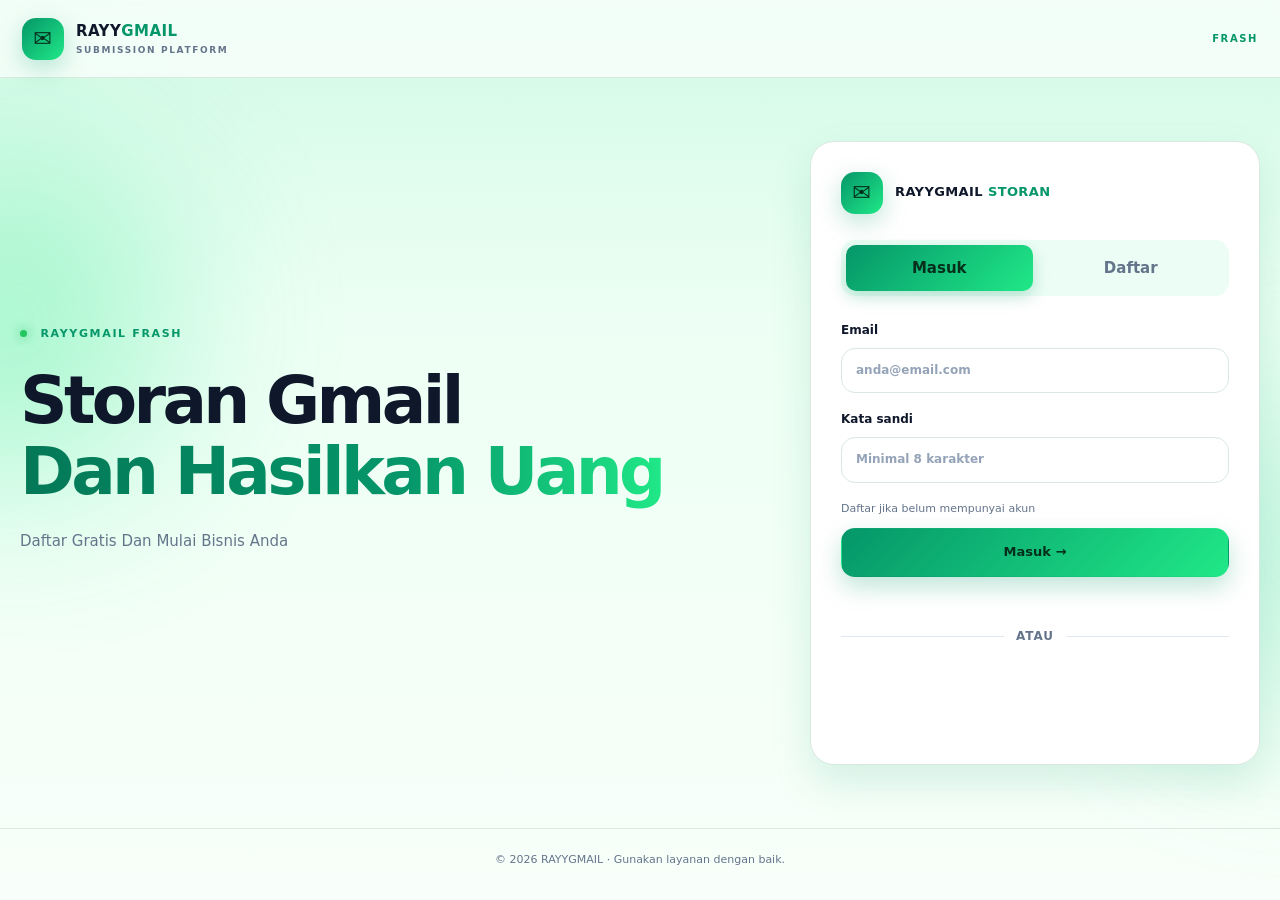
<file: dashboard.html>
<!DOCTYPE html>
<html lang="id">
<head>
  <meta charset="UTF-8">
  <meta name="viewport" content="width=device-width, initial-scale=1">
  <meta name="theme-color" content="#059669">
  <title>RAYYGMAIL — Dashboard</title>
  <link rel="stylesheet" href="/dashboard.css">
</head>
<body class="rx">
  <header class="rx-top">
    <a class="rx-brand" href="/dashboard"><span class="rx-logo">✉</span><span>RAYY<b>GMAIL</b></span></a>
    <div class="rx-top-actions">
      <button class="chip" id="refreshBtn" type="button">⟳ Segarkan</button>
    </div>
  </header>

  <main class="rx-main">

    <!-- BERANDA -->
    <section class="view active" data-view="home">
      <div class="balance-card">
        <p class="bc-label">Saldo anda</p>
        <h1 class="bc-value js-balance">Rp0</h1>
        <p class="bc-sub">Hi, <span id="userName">-</span></p>
        <div class="bc-actions">
          <button class="chip chip-light" type="button" data-go="balance">⭳ Tarik saldo</button>
          <button class="chip chip-light" type="button" data-go="history">↺ Riwayat</button>
        </div>
      </div>

      <div class="card quick-menu">
        <button type="button" data-go="deposit"><span class="qi qi-blue">➤</span>Stor</button>
        <button type="button" data-go="history"><span class="qi qi-green">↺</span>Riwayat</button>
        <button type="button" data-go="balance"><span class="qi qi-orange">▣</span>Saldo</button>
        <button type="button" data-go="profile"><span class="qi qi-purple">☺</span>Profil</button>
      </div>

      <!-- ===== MENU KEDUA (BARU): Rules, S&K, Support, Komunitas, Leaderboard ===== -->
      <!-- GANTI: 628XXXXXXXXXX = nomor WA admin, XXXXXXXX = kode grup komunitas -->
      <div class="card quick-menu qm-sm">
        <button type="button" data-open="rules"><span class="qi">☰</span>Rules</button>
        <button type="button" data-open="terms"><span class="qi">⚖</span>S&amp;K</button>
        <button type="button" data-link="https://wa.me/628XXXXXXXXXX"><span class="qi">🎧</span>Support</button>
        <button type="button" data-link="https://chat.whatsapp.com/XXXXXXXX"><span class="qi">💬</span>Komunitas</button>
        <button type="button" data-open="leaderboard"><span class="qi">🏆</span>Leaderboard</button>
      </div>
      <!-- ===== AKHIR MENU KEDUA (BARU) ===== -->

      <div class="stat-grid">
        <div class="card stat"><small>Diterima</small><strong id="statApproved">0</strong></div>
        <div class="card stat"><small>Pending</small><strong id="statPending">0</strong></div>
        <div class="card stat"><small>Ditolak</small><strong id="statRejected">0</strong></div>
        <div class="card stat"><small>Di Cek</small><strong id="statProcess">0</strong></div>
      </div>

      <!-- ===== INFORMASI & SALURAN WHATSAPP (BARU) ===== -->
      <style>
        .info-banner{display:flex;gap:12px;align-items:flex-start;padding:14px;border:1px solid #a7f3d0;border-radius:20px;
          background:linear-gradient(135deg,#ecfdf5,#d1fae5);margin-bottom:12px}
        .info-ico{flex:none;width:38px;height:38px;border-radius:12px;background:#fff;display:grid;place-items:center;font-size:18px}
        .info-body{flex:1;min-width:0}
        .info-body b{display:block;font-size:14px}
        .info-body p{margin:4px 0 0;font-size:13px;color:#14532d;white-space:pre-line;overflow-wrap:anywhere}
        .info-ctl{flex:none;display:flex;align-items:center;gap:6px;font-size:12px;color:var(--muted)}
        .info-ctl button{width:30px;height:30px;border:0;border-radius:50%;background:rgba(255,255,255,.85);cursor:pointer;font-size:14px;color:var(--ink)}
        .info-reopen{margin-bottom:12px}
        .wa-btn{display:inline-flex;align-items:center;gap:6px;margin-bottom:16px;border:1px solid var(--line);background:#fff;
          border-radius:999px;padding:8px 14px;font-size:13px;font-weight:600;color:var(--ink);text-decoration:none;cursor:pointer}
      </style>
      <div id="infoWrap" style="display:none">
        <div class="info-banner" id="infoBanner" role="status">
          <span class="info-ico" aria-hidden="true">📢</span>
          <div class="info-body"><b id="infoTitle"></b><p id="infoText"></p></div>
          <div class="info-ctl">
            <button type="button" id="infoPrev" aria-label="Sebelumnya">‹</button>
            <span id="infoPos">1/1</span>
            <button type="button" id="infoNext" aria-label="Berikutnya">›</button>
            <button type="button" id="infoClose" aria-label="Tutup informasi">✕</button>
          </div>
        </div>
        <button type="button" class="chip info-reopen" id="infoReopen" style="display:none">📢 Lihat informasi</button>
        <a class="wa-btn" id="waBtn" href="#" target="_blank" rel="noopener noreferrer" style="display:none">
          <span aria-hidden="true">💬</span><span id="waLabel">Saluran WhatsApp</span>
        </a>
      </div>
      <script>
      document.addEventListener('DOMContentLoaded', function () {
        function g(id) { return document.getElementById(id); }
        var items = [], wa = { url: '', label: '' }, idx = 0;

        function sig() { return items.map(function (x) { return x.id + ':' + x.updatedAt; }).join('|'); }
        function isClosed() { try { return localStorage.getItem('info_closed_v1') === sig(); } catch (_) { return false; } }
        function setClosed(v) {
          try { if (v) localStorage.setItem('info_closed_v1', sig()); else localStorage.removeItem('info_closed_v1'); } catch (_) {}
        }

        function paint() {
          var showBanner = items.length > 0 && !isClosed();
          g('infoBanner').style.display = showBanner ? 'flex' : 'none';
          g('infoReopen').style.display = (items.length > 0 && !showBanner) ? 'inline-block' : 'none';
          if (showBanner) {
            if (idx >= items.length) idx = 0;
            var it = items[idx];
            g('infoTitle').textContent = it.title;
            g('infoText').textContent = it.message;
            g('infoPos').textContent = (idx + 1) + '/' + items.length;
            var multi = items.length > 1;
            g('infoPrev').style.display = g('infoNext').style.display = g('infoPos').style.display = multi ? '' : 'none';
          }
          var b = g('waBtn');
          if (wa.url) {
            b.href = wa.url;
            g('waLabel').textContent = wa.label || 'Saluran WhatsApp';
            b.style.display = 'inline-flex';
          } else { b.style.display = 'none'; }
          g('infoWrap').style.display = (items.length > 0 || wa.url) ? 'block' : 'none';
        }

        async function loadInfo() {
          try {
            var d = await api('infoList', { token: getToken() });
            items = d.items || [];
            wa = d.wa || { url: '', label: '' };
            paint();
          } catch (_) { /* informasi bersifat tambahan; abaikan error */ }
        }

        g('infoPrev').addEventListener('click', function () { idx = (idx - 1 + items.length) % items.length; paint(); });
        g('infoNext').addEventListener('click', function () { idx = (idx + 1) % items.length; paint(); });
        g('infoClose').addEventListener('click', function () { setClosed(true); paint(); });
        g('infoReopen').addEventListener('click', function () { setClosed(false); paint(); });
        var rbInfo = document.getElementById('refreshBtn');
        if (rbInfo) rbInfo.addEventListener('click', loadInfo);

        loadInfo();
      });
      </script>
      <!-- ===== AKHIR INFORMASI & SALURAN WHATSAPP (BARU) ===== -->

      <div class="card">
        <h2 class="card-title">Aktivitas terbaru</h2>
        <div id="recentActivity"></div>
      </div>
    </section>

    <!-- RIWAYAT -->
    <section class="view" data-view="history">
      <div class="card">
        <h2 class="card-title">Riwayat pengajuan</h2>
        <div class="table-wrap">
          <table>
            <!-- PERBAIKAN: header disesuaikan dengan isi yang dibuat app.js -->
            <thead><tr><th>Tanggal</th><th>Job</th><th>Jumlah</th><th>Total</th><th>Status</th></tr></thead>
            <tbody id="submissionRows"></tbody>
          </table>
        </div>
      </div>
      <div class="card">
        <h2 class="card-title">Riwayat transaksi</h2>
        <div class="table-wrap">
          <table>
            <thead><tr><th>Tanggal</th><th>Jenis</th><th>Keterangan</th><th>Nominal</th><th>Status</th></tr></thead>
            <tbody id="transactionRows"></tbody>
          </table>
        </div>
      </div>
    </section>

    
<!-- JOB GMAIL -->
<section class="view" data-view="deposit">

  <!-- ===== CARI JOB EMAIL (BARU) ===== -->
  <style>
    #jobBoard{padding-bottom:16px}
    .jb-card{border:1px solid var(--line);border-radius:18px;padding:14px;margin-bottom:12px;background:#fff}
    .jb-card.off{opacity:.7}
    .jb-card.open{border-color:#86efac;box-shadow:0 6px 18px rgba(22,163,74,.12)}
    .jb-head{display:block;cursor:pointer;min-height:48px}
    .jb-top{display:flex;justify-content:space-between;align-items:flex-start;gap:10px}
    .jb-title{font-size:16px}
    .jb-sub{margin-top:4px;font-size:13px;color:var(--muted)}
    .jb-price{color:#059669;font-weight:700}
    .jb-chev{font-size:12px;font-weight:700;color:var(--blue);white-space:nowrap;padding:8px 12px;border-radius:999px;background:#f0fdf4}
    .jb-bar{height:8px;border-radius:99px;background:#e2e8f0;margin:10px 0 4px;overflow:hidden}
    .jb-bar i{display:block;height:100%;background:linear-gradient(90deg,#f59e0b,#ef4444)}
    .jb-detail{display:none;margin-top:12px;padding-top:12px;border-top:1px dashed var(--line)}
    .jb-card.open .jb-detail{display:block}

    .jb-btn{display:flex;align-items:center;justify-content:center;gap:10px;width:100%;min-height:54px;margin-top:10px;
      border-radius:16px;border:1px solid #bbf7d0;background:#f0fdf4;color:#14532d;font-weight:700;font-size:15px;cursor:pointer}
    .jb-btn:active{transform:scale(.99)}
    .jb-btn.primary{border-color:transparent;color:#052e1b;background:linear-gradient(135deg,var(--blue),var(--blue2));box-shadow:0 10px 22px rgba(22,163,74,.28)}
    .jb-btn.success{border-color:transparent;color:#052e1b;background:linear-gradient(135deg,#059669,#34d399);box-shadow:0 10px 22px rgba(5,150,105,.25)}
    .jb-btn:disabled{opacity:.55;cursor:not-allowed}

    .jb-notice{background:#fffbeb;border:1px solid #fde68a;border-radius:16px;padding:12px 14px;color:#92400e;font-size:13px}
    .jb-notice b{display:block;margin-bottom:6px}
    .jb-notice pre{margin:0;white-space:pre-wrap;word-break:break-word;font:13px/1.5 ui-monospace,Menlo,Consolas,monospace;color:#78350f}
    .jb-info{background:#f0fdf4;border:1px solid #bbf7d0;color:#14532d;margin-top:10px}

    /* Bagian "Tambah job Gmail" (BARU) */
    .jb-addjob{margin-top:14px;padding-top:14px;border-top:1px dashed var(--line)}
    .jb-addjob > .muted{margin:0 0 4px;text-align:center}

    /* Pemberitahuan storan ditutup (BARU) */
    .jb-locked{background:#fef2f2;border:1px solid #fecaca;color:#991b1b;margin-top:10px}
    .jb-locked b{color:#991b1b}

    .jb-listbox{border:1px solid var(--line);border-radius:18px;padding:12px;margin-top:12px;background:#fff}
    .jb-listhead{display:flex;justify-content:space-between;align-items:center;gap:8px;flex-wrap:wrap;margin-bottom:10px}
    .jb-listhead small{color:var(--muted)}
    .jb-list{max-height:340px;overflow-y:auto;display:grid;gap:8px;padding-right:4px}
    .jb-item{display:flex;align-items:center;gap:10px;width:100%;text-align:left;border:0;background:#f1f5f9;border-radius:12px;padding:12px;min-height:50px;cursor:pointer;color:var(--ink)}
    .jb-item:active{background:#dcfce7}
    .jb-item svg{flex:none;color:#475569}
    .jb-item code{flex:1;font:13px ui-monospace,Menlo,Consolas,monospace;word-break:break-all}
    .jb-pill{flex:none;font-size:12px;font-weight:700;padding:4px 10px;border-radius:999px;background:#fff;border:1px solid var(--line);white-space:nowrap}
    .jb-pill.done{background:#dcfce7;border-color:#bbf7d0;color:#166534}

    .jb-stepper{display:flex;align-items:center;justify-content:center;gap:16px;margin:4px 0 2px}
    .jb-stepper button{width:52px;height:52px;border-radius:14px;border:1px solid var(--line);background:#fff;font-size:24px;font-weight:700;cursor:pointer;color:var(--ink)}
    .jb-stepper button:active{background:#f0fdf4}
    .jb-stepper strong{min-width:56px;text-align:center;font-size:24px}

    .jb-toast{position:fixed;top:14px;left:50%;transform:translateX(-50%);max-width:90vw;background:#0f172a;color:#fff;
      padding:10px 16px;border-radius:999px;font-size:13px;z-index:60;opacity:0;pointer-events:none;transition:opacity .2s;
      white-space:nowrap;overflow:hidden;text-overflow:ellipsis}
    .jb-toast.show{opacity:1}

    /* Setoran hasil job */
    .jb-deposit{margin-top:12px;padding:12px;border:1px solid var(--line);border-radius:18px;background:#fff}
    .jb-deposit textarea{width:100%;min-height:120px;margin:8px 0;padding:10px;border:1px solid var(--line);border-radius:12px;
      font:13px/1.5 ui-monospace,Menlo,Consolas,monospace;resize:vertical;box-sizing:border-box;background:#f8fafc;color:var(--ink)}
    .jb-deposit textarea:focus{outline:2px solid #86efac;background:#fff}

    /* Status tiap email storan (BARU) */
    .jb-es{margin-top:10px;display:grid;gap:6px}
    .jb-es-row{display:flex;align-items:center;justify-content:space-between;gap:8px;background:#f1f5f9;border-radius:10px;padding:8px 10px}
    .jb-es-row code{font:12px ui-monospace,Menlo,Consolas,monospace;word-break:break-all;flex:1}
    .jb-es-note{font-size:12px;color:var(--muted);margin:0 0 2px 4px}
    .jb-pill.bad{background:#fee2e2;border-color:#fecaca;color:#b91c1c}
    .jb-pill.chk{background:#dbeafe;border-color:#bfdbfe;color:#1e40af}
  </style>

  <div id="jobBoard">
    <div class="card">
      <h2 class="card-title">Cari Job Email</h2>
      <p class="muted">Ketuk job untuk melihat detail, lalu tekan Ambil Job.</p>
      <div id="jobCards"><p class="muted">Memuat…</p></div>
      <p class="message" id="jobBoardMsg" role="status"></p>
    </div>
    <div class="card">
      <h2 class="card-title">Riwayat job saya</h2>
      <div id="myJobClaims"></div>
    </div>
  </div>
  <div class="jb-toast" id="jbToast" role="status"></div>

  <script>
  document.addEventListener('DOMContentLoaded', function () {
    var msg = document.getElementById('jobBoardMsg');
    var toastEl = document.getElementById('jbToast');
    var rb = document.getElementById('refreshBtn');
    var toastTimer = 0;
    var openId = '';
    var autoOpened = false;
    var addOpen = false; // daftar "Tambah job Gmail" terbuka atau tidak (BARU)
    var qty = {};
    var deposit = {};
    var data = null;
    var marks = {};
    var marksJson = '';
    var lastJson = '';
    var internalClick = false;
    var copied = loadCopied();

    var ICON = '<svg width="18" height="18" viewBox="0 0 24 24" fill="none" stroke="currentColor" stroke-width="2" stroke-linecap="round" stroke-linejoin="round" aria-hidden="true"><rect x="9" y="9" width="13" height="13" rx="2"/><path d="M5 15H4a2 2 0 0 1-2-2V4a2 2 0 0 1 2-2h9a2 2 0 0 1 2 2v1"/></svg>';

    function loadCopied() {
      try { return JSON.parse(localStorage.getItem('jb_copied_v1') || '{}') || {}; } catch (_) { return {}; }
    }
    function saveCopied() {
      try { localStorage.setItem('jb_copied_v1', JSON.stringify(copied)); } catch (_) {}
    }
    function toast(t) {
      toastEl.textContent = t;
      toastEl.classList.add('show');
      clearTimeout(toastTimer);
      toastTimer = setTimeout(function () { toastEl.classList.remove('show'); }, 1800);
    }
    function say(t, err) { msg.textContent = t || ''; msg.className = 'message' + (err ? ' error' : ''); }
    function isActive(c) { return c.status === 'Diambil' || c.status === 'Menunggu'; }
    // Jumlah email pada sebuah pengambilan: tahan jika qty dikirim sebagai teks (BARU)
    function claimQty(c) {
      var n = Number(c && c.qty);
      if (!isFinite(n) || n < 1) n = ((c && c.emails) || []).length;
      return n;
    }
    function activeClaim(d, jobId) {
      return d.claims.filter(function (c) { return c.jobId === jobId && isActive(c); })[0] || null;
    }

    // Status storan per job (BARU): default terbuka bila server belum mengirim data.
    // Storan terpisah dari status job: job boleh Open sementara storan Close.
    function storanOpen(jobId) {
      var j = data && data.jobs.filter(function (x) { return x.id === jobId; })[0];
      return !j || j.storanOpen !== false;
    }

    function btn(act, label, cls, val) {
      return '<button type="button" class="jb-btn ' + (cls || '') + '" data-act="' + act + '"' +
        (val ? ' data-val="' + escapeHtml(val) + '"' : '') + '>' + label + '</button>';
    }

    // ----- Setoran hasil job -----
    function countLines(t) {
      return String(t || '').split(/[\s,;]+/).filter(Boolean).length;
    }
    function depEst(ac, n) {
      return n ? n + ' × ' + money(ac.price) + ' = ' + money(n * ac.price) + ' jika di-ACC'
               : 'Total pengambilan: ' + ac.qty + ' email';
    }
    function depositHtml(ac) {
      var draft = deposit[ac.id] || '';
      var n = countLines(draft);
      return '<div class="jb-deposit"><strong>📤 Setor hasil job ke admin</strong>' +
        '<p class="muted">Tempel Gmail yang sudah selesai dikerjakan, satu per baris. Hanya Gmail dari pengambilan ini yang diterima.</p>' +
        '<textarea id="depText" data-claim="' + escapeHtml(ac.id) + '" placeholder="a@gmail.com&#10;b@gmail.com">' + escapeHtml(draft) + '</textarea>' +
        '<div class="jb-listhead"><small>Terdeteksi: <b id="depCount">' + n + '</b> baris</small>' +
        '<small id="depEst">' + escapeHtml(depEst(ac, n)) + '</small></div>' +
        btn('deposit', '➤ Kirim Setoran', 'primary') +
        '<p class="muted">Upah masuk ke saldo setelah admin menyetujui. Gmail yang tidak disetor tidak dibayar.</p></div>';
    }

    // Pemberitahuan saat storan ditutup admin (BARU)
    function lockedHtml() {
      return '<div class="jb-notice jb-locked"><b>🔒 Storan ditutup</b>' +
        'Admin sedang menutup storan. Anda tetap bisa menyalin Gmail dan mengerjakan job, ' +
        'tetapi setoran baru bisa dikirim setelah storan dibuka kembali.</div>';
    }

    function claimHtml(ac) {
      var instr = ac.instruction || '';
      var left = ac.emails.filter(function (e) { return !copied[e]; }).length;
      var label = ac.status === 'Diambil' ? 'Belum selesai' : 'Menunggu admin';
      var items = ac.emails.map(function (e) {
        var c = !!copied[e];
        return '<button type="button" class="jb-item" data-act="copy-one" data-val="' + escapeHtml(e) + '">' + ICON +
          '<code>' + escapeHtml(e) + '</code>' +
          '<span class="jb-pill' + (c ? ' done' : '') + '">' + (c ? '✓ Tersalin' : label) + '</span></button>';
      }).join('');

      return '<div class="jb-notice"><b>🔑 Perintah job</b><pre>' +
          (instr ? escapeHtml(instr) : 'Admin belum mengisi teks job.') + '</pre></div>' +
        '<div class="jb-listbox"><div class="jb-listhead"><strong>Daftar Gmail</strong>' +
          '<small>Total: <b>' + ac.qty + '</b> · Belum disalin: <b>' + left + '</b></small></div>' +
          '<div class="jb-list">' + items + '</div></div>' +
        '<p class="muted">Ketuk salah satu Gmail untuk menyalinnya satu per satu, atau pakai tombol di bawah untuk menyalin sekaligus.</p>' +
        btn('copy-emails', ICON + ' Salin semua Gmail', '') +
        (instr ? btn('copy-text', ICON + ' Salin teks job', '') : '') +
        btn('copy-all', ICON + ' Salin semua teks (job + Gmail)', '') +
        (ac.status === 'Diambil'
          ? (storanOpen(ac.jobId)
              ? depositHtml(ac) + btn('finish', '✓ Tandai selesai (setor semua)', 'success', ac.id)
              : lockedHtml())
          : '<div class="jb-notice jb-info">Menunggu pemeriksaan admin.</div>') +
        addJobHtml(ac);
    }

    // Tombol "Tambah job Gmail" (BARU): muncul jika pengguna hanya mengambil 1 email.
    // Menampilkan job lain yang bisa diambil langsung dari kartu ini.
    function addJobHtml(ac) {
      if (!data || claimQty(ac) !== 1) return '';
      var others = data.jobs.filter(function (x) {
        return x.id !== ac.jobId && !activeClaim(data, x.id);
      });
      var body = '';
      if (addOpen) {
        body = others.length ? others.map(function (x) {
          return '<div class="jb-card" style="margin:10px 0 0">' +
            '<div class="jb-top"><div><strong class="jb-title">' + escapeHtml(x.name) + '</strong> ' +
            '<span class="badge ' + (x.status === 'OPEN' ? 'ok' : 'warn') + '">' + (x.status === 'OPEN' ? 'Buka' : 'Tutup') + '</span>' +
            '<div class="jb-sub">' + x.available + ' sisa · <span class="jb-price">' + money(x.price) + '/email</span></div></div></div>' +
            '<div style="margin-top:10px">' + takeHtml(x, data) + '</div></div>';
        }).join('') : '<p class="muted">Tidak ada job lain yang tersedia saat ini.</p>';
      }
      return '<div class="jb-addjob">' +
        '<p class="muted">Anda hanya mengambil 1 email, jadi boleh menambah job Gmail lain tanpa menyelesaikan yang ini.</p>' +
        btn('add-toggle', addOpen ? '▲ Tutup daftar job' : '➕ Tambah job Gmail', addOpen ? '' : 'primary') +
        body + '</div>';
    }

    // Pengambilan aktif yang membuat pengguna harus menyelesaikan dulu (BARU):
    // hanya pengambilan dengan lebih dari 1 email. Jika semua pengambilan aktif
    // hanya 1 email, pengguna boleh mengambil / menambah job lain.
    function blockingClaims(d) {
      return d.claims.filter(function (c) { return isActive(c) && claimQty(c) > 1; });
    }
    function smallClaims(d) {
      return d.claims.filter(function (c) { return isActive(c) && claimQty(c) === 1; });
    }

    function takeHtml(j, d) {
      var other = blockingClaims(d).length > 0;
      var reason = j.status !== 'OPEN' ? 'Job sedang ditutup oleh admin.'
        : (j.price <= 0 ? 'Harga job belum diatur admin.'
        : (j.available < 1 ? 'Stok email habis.'
        : (other ? 'Selesaikan job yang sedang dikerjakan terlebih dahulu.' : '')));
      if (reason) return '<p class="muted">' + reason + '</p>';

      var small = smallClaims(d).length;
      var addNote = small
        ? '<div class="jb-notice jb-info" style="margin:0 0 10px"><b>➕ Tambah job</b>Anda sedang mengerjakan ' + small +
          ' job dengan 1 email. Anda boleh mengambil job ini juga tanpa menyelesaikan yang lama.</div>'
        : '';

      var max = Math.max(1, Math.min(j.maxPerClaim, j.available));
      var q = Math.min(Math.max(qty[j.id] || 1, 1), max);
      qty[j.id] = q;
      return addNote + '<p class="muted" style="text-align:center">Jumlah email yang diambil</p>' +
        '<div class="jb-stepper">' +
          '<button type="button" data-act="qty-" data-val="' + j.id + '" aria-label="Kurangi">−</button>' +
          '<strong>' + q + '</strong>' +
          '<button type="button" data-act="qty+" data-val="' + j.id + '" data-max="' + max + '" aria-label="Tambah">+</button>' +
        '</div>' +
        btn('claim', 'Ambil Job · ' + q + ' email · ' + money(q * j.price), 'primary', j.id) +
        '<p class="muted" style="text-align:center">Maksimal ' + max + ' email per pengambilan</p>';
    }

    function render(d) {
      var list = document.querySelector('.jb-list');
      var keep = list ? list.scrollTop : 0;

      document.getElementById('jobCards').innerHTML = d.jobs.map(function (j) {
        var ac = activeClaim(d, j.id);
        var can = j.status === 'OPEN' && j.available > 0 && j.price > 0;
        var open = openId === j.id;
        var stClosed = j.storanOpen === false;
        return '<div class="jb-card' + (open ? ' open' : '') + (can || ac ? '' : ' off') + '">' +
          '<div class="jb-head" role="button" tabindex="0" data-act="toggle" data-val="' + j.id + '">' +
            '<div class="jb-top"><div>' +
              '<strong class="jb-title">' + escapeHtml(j.name) + '</strong> ' +
              (ac ? '<span class="badge warn">Sedang dikerjakan</span>'
                  : '<span class="badge ' + (j.status === 'OPEN' ? 'ok' : 'warn') + '">' + (j.status === 'OPEN' ? 'Buka' : 'Tutup') + '</span>') +
              (stClosed ? ' <span class="badge warn">Storan tutup</span>' : '') +
              '<div class="jb-sub">' + j.available + ' sisa · <span class="jb-price">' + money(j.price) + '/email</span></div>' +
            '</div><span class="jb-chev">' + (open ? '▲ Tutup' : '▼ Detail') + '</span></div>' +
            '<div class="jb-bar"><i style="width:' + j.usedPct + '%"></i></div>' +
            '<small class="muted">Kuota terpakai ' + j.usedPct + '%</small>' +
          '</div>' +
          '<div class="jb-detail">' + (open ? (ac ? claimHtml(ac) : takeHtml(j, d)) : '') + '</div></div>';
      }).join('');

      var nl = document.querySelector('.jb-list');
      if (nl) nl.scrollTop = keep;

      document.getElementById('myJobClaims').innerHTML = d.claims.length ? d.claims.map(function (c) {
        return '<div class="jb-card"><div class="jb-top"><strong>' + c.jobId.toUpperCase() + ' · ' + c.qty + ' email · ' + money(c.total) + '</strong>' +
          '<span class="' + statusClass(c.status) + '">' + escapeHtml(c.status) + '</span></div>' +
          emailStatusHtml(c) + '</div>';
      }).join('') : '<p class="empty-state">Belum ada job.</p>';
    }

    async function load(silent) {
      try {
        var d = await api('jobList', { token: getToken() });
        var json = JSON.stringify(d);
        if (silent && json === lastJson) { loadMarks(d); return; }
        lastJson = json;
        data = d;
        if (!autoOpened) {
          autoOpened = true;
          var a = d.claims.filter(isActive)[0];
          if (a) openId = a.jobId;
        }
        say('');
        render(d);
        loadMarks(d);
      } catch (e) {
        if (silent && data) return;
        document.getElementById('jobCards').innerHTML =
          '<div class="jb-notice"><b>Job belum bisa dimuat</b>' + escapeHtml(e.message || 'Terjadi kesalahan.') + '</div>' +
          btn('retry', '↻ Coba lagi', 'primary');
      }
    }

    // ----- Status tiap email storan (info dari admin) -----
    function emailStatusHtml(c) {
      if (c.status === 'Diambil' || !c.emails || !c.emails.length) return '';
      return '<div class="jb-es">' + c.emails.map(function (e) {
        var m = marks[String(e).toLowerCase()] || null;
        var s = m && m.state ? m.state
          : (c.status === 'Disetujui' ? 'Diterima' : (c.status === 'Ditolak' ? 'Ditolak' : 'Menunggu'));
        var cls = s === 'Diterima' ? ' done' : (s === 'Ditolak' ? ' bad' : (s === 'Di Cek' ? ' chk' : ''));
        return '<div><div class="jb-es-row"><code>' + escapeHtml(e) + '</code>' +
          '<span class="jb-pill' + cls + '">' + (s === 'Menunggu' ? 'Pending' : escapeHtml(s)) + '</span></div>' +
          (m && m.note ? '<p class="jb-es-note">Info admin: ' + escapeHtml(m.note) + '</p>' : '') + '</div>';
      }).join('') + '</div>';
    }

    async function loadMarks(d) {
      var list = [];
      d.claims.forEach(function (c) {
        if (c.status !== 'Diambil') (c.emails || []).forEach(function (e) { list.push(e); });
      });
      if (!list.length) return;
      try {
        var r = await api('storanStatus', { token: getToken(), emails: list.slice(0, 500).join('\n') });
        var j = JSON.stringify(r.marks || {});
        if (j === marksJson) return;
        marksJson = j;
        marks = r.marks || {};
        if (data) render(data);
      } catch (_) { /* info status bersifat tambahan; abaikan error */ }
    }

    function refreshAll() {
      internalClick = true;
      if (rb) rb.click();
      internalClick = false;
    }
    if (rb) rb.addEventListener('click', function () { if (!internalClick) load(); });

    async function copyText(text) {
      try {
        await navigator.clipboard.writeText(text);
      } catch (_) {
        var ta = document.createElement('textarea');
        ta.value = text; ta.style.position = 'fixed'; ta.style.opacity = '0';
        document.body.appendChild(ta); ta.select();
        var ok = document.execCommand('copy');
        document.body.removeChild(ta);
        if (!ok) throw new Error('fail');
      }
    }
    async function doCopy(text, okMsg, emails) {
      try {
        await copyText(text);
        (emails || []).forEach(function (e) { copied[e] = true; });
        if (emails && emails.length) saveCopied();
        toast(okMsg);
        if (data) render(data);
      } catch (_) {
        toast('Gagal menyalin. Coba lagi.');
      }
    }

    // Penghitung baris setoran diperbarui langsung tanpa render ulang (fokus tidak hilang).
    document.getElementById('jobBoard').addEventListener('input', function (e) {
      if (e.target.id !== 'depText') return;
      deposit[e.target.getAttribute('data-claim')] = e.target.value;
      var n = countLines(e.target.value);
      var c = document.getElementById('depCount');
      var s = document.getElementById('depEst');
      var ac = (data && openId) ? activeClaim(data, openId) : null;
      if (c) c.textContent = n;
      if (s && ac) s.textContent = depEst(ac, n);
    });

    document.getElementById('jobBoard').addEventListener('click', async function (e) {
      var el = e.target.closest('[data-act]');
      if (!el) return;
      var act = el.getAttribute('data-act');
      var val = el.getAttribute('data-val');
      var ac = (data && openId) ? activeClaim(data, openId) : null;

      if (act === 'retry') return load();

      if (act === 'toggle') {
        openId = openId === val ? '' : val;
        if (data) render(data);
        return;
      }
      if (act === 'add-toggle') {
        addOpen = !addOpen;
        if (data) render(data);
        return;
      }
      if (act === 'qty-' || act === 'qty+') {
        var max = Number(el.getAttribute('data-max')) || 1;
        var cur = qty[val] || 1;
        qty[val] = act === 'qty+' ? Math.min(cur + 1, max) : Math.max(cur - 1, 1);
        if (data) render(data);
        return;
      }
      if (act === 'copy-one') return doCopy(val, 'Tersalin: ' + val, [val]);
      if (act === 'copy-emails' && ac) return doCopy(ac.emails.join('\n'), ac.emails.length + ' Gmail disalin', ac.emails);
      if (act === 'copy-text' && ac) return doCopy(ac.instruction || '', 'Teks job disalin');
      if (act === 'copy-all' && ac) {
        var txt = (ac.instruction ? ac.instruction + '\n\n' : '') + ac.emails.join('\n');
        return doCopy(txt, 'Semua teks disalin', ac.emails);
      }

      // Kirim setoran: hanya Gmail yang sudah dikerjakan
      if (act === 'deposit' && ac) {
        // Storan ditutup admin: batalkan dan muat ulang tampilan (BARU)
        if (!storanOpen(ac.jobId)) { toast('Storan sedang ditutup.'); await load(); return; }
        var listText = (deposit[ac.id] || '').trim();
        var n = countLines(listText);
        if (!n) { toast('Tempel Gmail yang sudah dikerjakan.'); return; }
        var rest = ac.qty - n;
        var ask = 'Kirim setoran ' + n + ' email ke admin?' +
          (rest > 0 ? '\n\n' + rest + ' email lainnya dianggap tidak dikerjakan: tidak dibayar dan tidak bisa disetor lagi.' : '');
        if (!confirm(ask)) return;
        el.disabled = true;
        try {
          var dr = await api('jobFinish', { token: getToken(), id: ac.id, emails: listText });
          delete deposit[ac.id];
          toast(dr.message || 'Setoran terkirim');
          say('');
        } catch (err) {
          say(err.message, true);
          toast(err.message);
        }
        await load();
        refreshAll();
        return;
      }

      if (act === 'claim' || act === 'finish') {
        // Storan ditutup admin: tombol selesai/setor semua tidak boleh jalan (BARU)
        if (act === 'finish' && !storanOpen(ac ? ac.jobId : '')) { toast('Storan sedang ditutup.'); await load(); return; }
        // Hanya pengambilan aktif dengan lebih dari 1 email yang memblokir job baru (BARU)
        if (act === 'claim' && data && blockingClaims(data).length) {
          toast('Selesaikan job yang sedang dikerjakan terlebih dahulu.');
          await load();
          return;
        }
        if (act === 'finish' && !confirm('Tandai job ini sudah selesai dikerjakan?')) return;
        el.disabled = true;
        try {
          var d = act === 'claim'
            ? await api('jobClaim', { token: getToken(), jobId: val, qty: qty[val] || 1 })
            : await api('jobFinish', { token: getToken(), id: val });
          if (act === 'claim') { openId = val; addOpen = false; }
          toast(d.message || 'Berhasil');
          say('');
        } catch (err) {
          say(err.message, true);
          toast(err.message);
        }
        await load();
        refreshAll();
      }
    });

    load();
    setInterval(function () { if (!document.hidden) load(true); }, 60000);
  });
  </script>
  <!-- ===== AKHIR CARI JOB EMAIL (BARU) ===== -->

  <!-- Form lama: disembunyikan (jangan dihapus, app.js masih memakainya) -->
  <div class="card job-container" style="display:none">
    <div class="job-header">
      <span class="job-badge">GMAIL SERVICES</span>
      <h2 class="card-title">Pilih Job Gmail</h2>
      <p class="muted">
        Pilih salah satu job Gmail yang tersedia, kemudian kirim
        pengajuan untuk diproses oleh admin.
      </p>
    </div>

    <form id="submissionForm" class="form">
      <label class="job-label">Pilih pekerjaan</label>

      <div class="job-grid">
        <button type="button" class="job-option active"
          data-job="job1" aria-pressed="true">
          <span class="job-icon">✉</span>
          <span class="job-info">
            <strong id="jobTitle1">Job Gmail 01</strong>
            <small id="jobDesc1">Pekerjaan Gmail reguler</small>
            <b id="jobPrice1">Hubungi admin</b>
          </span>
          <span class="job-check">✓</span>
        </button>

        <button type="button" class="job-option"
          data-job="job2" aria-pressed="false">
          <span class="job-icon">✉</span>
          <span class="job-info">
            <strong id="jobTitle2">Job Gmail 02</strong>
            <small id="jobDesc2">Pekerjaan Gmail pilihan</small>
            <b id="jobPrice2">Hubungi admin</b>
          </span>
          <span class="job-check">✓</span>
        </button>

        <button type="button" class="job-option"
          data-job="job3" aria-pressed="false">
          <span class="job-icon">✉</span>
          <span class="job-info">
            <strong id="jobTitle3">Job Gmail 03</strong>
            <small id="jobDesc3">Pekerjaan Gmail khusus</small>
            <b id="jobPrice3">Hubungi admin</b>
          </span>
          <span class="job-check">✓</span>
        </button>

        <button type="button" class="job-option"
          data-job="job4" aria-pressed="false">
          <span class="job-icon">✉</span>
          <span class="job-info">
            <strong id="jobTitle4">Job Gmail 04</strong>
            <small id="jobDesc4">Pekerjaan Gmail premium</small>
            <b id="jobPrice4">Hubungi admin</b>
          </span>
          <span class="job-check">✓</span>
        </button>

        <button type="button" class="job-option"
          data-job="job5" aria-pressed="false">
          <span class="job-icon">✉</span>
          <span class="job-info">
            <strong id="jobTitle5">Job Gmail 05</strong>
            <small id="jobDesc5">Pekerjaan Gmail eksklusif</small>
            <b id="jobPrice5">Hubungi admin</b>
          </span>
          <span class="job-check">✓</span>
        </button>
      </div>

      <input type="hidden" id="submissionType"
        name="submissionType" value="job1">

      <label>Referensi pengajuan
        <input id="submissionReference" maxlength="180"
          required placeholder="Masukkan nomor atau kode referensi">
      </label>

      <label>Catatan tambahan (opsional)
        <textarea id="submissionNote" maxlength="500"
          rows="3" placeholder="Tulis catatan untuk admin..."></textarea>
      </label>

      <p class="job-security">
        🔒 Jangan pernah mengirim kata sandi, OTP, atau kode pemulihan
        akun Gmail.
      </p>

      <button class="btn job-submit" type="submit">
        Kirim Pengajuan Job
      </button>
    </form>

    <p class="message" id="submissionMessage" role="status"></p>
  </div>
</section>

<script>
(function () {
  const options = document.querySelectorAll(".job-option");
  const selectedJob = document.getElementById("submissionType");

  options.forEach(function (button) {
    button.addEventListener("click", function () {
      options.forEach(function (item) {
        item.classList.remove("active");
        item.setAttribute("aria-pressed", "false");
      });

      button.classList.add("active");
      button.setAttribute("aria-pressed", "true");
      selectedJob.value = button.dataset.job;
    });
  });
})();
</script>


    <!-- SALDO -->
    <section class="view" data-view="balance">
      <div class="balance-card bc-alt">
        <p class="bc-label">Saldo saat ini</p>
        <h1 class="bc-value js-balance">Rp0</h1>
        <p class="bc-info" id="balanceInfo"></p>
      </div>

      <div class="card status-row" id="withdrawStatus">Status penarikan: <b>-</b></div>

      <div class="card">
        <div class="card-head">
          <h2 class="card-title">Nomor e-wallet tersimpan</h2>
          <span class="badge" id="walletBadge">Belum diisi</span>
        </div>
        <div class="provider-tabs">
          <button type="button" class="provider-btn active" data-provider="DANA">DANA</button>
          <button type="button" class="provider-btn" data-provider="OVO">OVO</button>
          <button type="button" class="provider-btn" data-provider="GoPay">GoPay</button>
        </div>
        <p class="muted" id="walletHint">Simpan nomor agar tidak perlu mengetik ulang. Hanya angka, 10–15 digit.</p>
        <form id="walletForm" class="inline-form">
          <input id="walletNumber" inputmode="numeric" maxlength="15" placeholder="081234567890" required>
          <button class="btn" type="submit">Simpan</button>
        </form>
        <p class="message" id="walletMessage" role="status"></p>
      </div>

      <div class="card">
        <h2 class="card-title">Tarik saldo</h2>
        <form id="withdrawForm" class="inline-form">
          <input id="withdrawAmount" type="number" inputmode="numeric" min="1" step="1" required placeholder="Nominal (Rp)">
          <button class="btn" id="withdrawBtn" type="submit">Tarik saldo</button>
        </form>
        <p class="message" id="withdrawMessage" role="status"></p>
      </div>

      <div class="card">
        <h2 class="card-title">Riwayat penarikan</h2>
        <div class="table-wrap">
          <table>
            <thead><tr><th>Tanggal</th><th>E-wallet</th><th>Nominal</th><th>Status</th><th>Catatan</th></tr></thead>
            <tbody id="withdrawalRows"></tbody>
          </table>
        </div>
      </div>
    </section>

    <!-- PROFIL -->
    <section class="view" data-view="profile">
      <div class="card">
        <h2 class="card-title">Profil</h2>
        <div class="profile-row"><small>Nama</small><strong id="profileName">-</strong></div>
        <div class="profile-row"><small>Email</small><strong id="profileEmail">-</strong></div>
        <div class="profile-row"><small>Total pengajuan</small><strong id="profileTotal">0</strong></div>
        <button class="btn btn-danger" id="logoutBtn" type="button">Keluar</button>
      </div>
    </section>

    <!-- ===== HALAMAN BARU: RULES, S&K, LEADERBOARD ===== -->
    <!-- ===== RULES STORAN GMAIL (DIUBAH: isi lengkap bergaya kartu) ===== -->
    <section class="view" data-view="rules">
      <style>
        .rl-head{margin:2px 2px 16px}
        .rl-head h2{margin:0 0 6px;font-size:24px;letter-spacing:-.02em}
        .rl-head p{margin:0;font-size:13px;color:var(--muted)}
        .rl-card{background:#fff;border:1px solid var(--line);border-radius:22px;padding:18px;margin-bottom:14px;
          box-shadow:0 8px 24px rgba(15,23,42,.06)}
        .rl-title{display:flex;align-items:center;gap:10px;margin:0 0 12px}
        .rl-title h3{margin:0;font-size:17px;letter-spacing:-.01em}
        .rl-ico{flex:none;width:34px;height:34px;border-radius:50%;display:grid;place-items:center;font-size:15px;font-weight:800;
          background:#dcfce7;color:#047857;border:1px solid #bbf7d0}
        .rl-ico.warn{background:#fef3c7;color:#92400e;border-color:#fde68a}
        .rl-steps{list-style:none;margin:0;padding:0;counter-reset:rl}
        .rl-steps li{position:relative;counter-increment:rl;padding:0 0 0 40px;margin:0 0 14px;font-size:14px;line-height:1.6}
        .rl-steps li:last-child{margin-bottom:0}
        .rl-steps li::before{content:counter(rl);position:absolute;left:0;top:0;width:28px;height:28px;border-radius:50%;
          display:grid;place-items:center;font-size:13px;font-weight:800;color:#052e1b;
          background:linear-gradient(135deg,var(--blue),var(--blue2))}
        .rl-steps a{color:var(--blue);font-weight:700;text-decoration:underline;overflow-wrap:anywhere}
        .rl-pass{display:inline-block;margin:2px 0;padding:3px 10px;border-radius:8px;background:#f1f5f9;border:1px solid var(--line);
          font:700 13px ui-monospace,Menlo,Consolas,monospace;color:var(--ink)}
        .rl-sub{display:block;font-size:12px;color:var(--muted)}
        .rl-notes{margin:0;padding-left:20px;font-size:13px;line-height:1.6;color:#78350f}
        .rl-notes li{margin:6px 0}
        .rl-warn{background:#fffbeb;border-color:#fde68a}
        .rl-back{display:block;width:100%;margin-top:4px;padding:15px;border:0;border-radius:16px;font-weight:800;font-size:14px;cursor:pointer;
          color:#052e1b;background:linear-gradient(135deg,var(--blue),var(--blue2));box-shadow:0 10px 24px rgba(5,150,105,.25)}
        .rl-back:active{transform:scale(.99)}
        .rl-sec{display:block;width:100%;margin-top:10px;padding:13px;border:1px solid var(--line);border-radius:16px;
          background:#fff;font-weight:700;font-size:13px;cursor:pointer;color:var(--ink)}
      </style>

      <div class="rl-head">
        <h2>📋 Rules Storan Gmail</h2>
        <p>Baca dan patuhi semua rules berikut sebelum melakukan storan.</p>
      </div>

      <div class="rl-card">
        <div class="rl-title"><span class="rl-ico">✓</span><h3>Ketentuan Akun</h3></div>
        <ol class="rl-steps">
          <li>Gmail harus <b>Fresh</b> (baru dibuat).</li>
          <li>Nama Gmail yang didaftarkan wajib sama persis dengan nama Gmail hasil Generate di website. Tidak boleh mengubah, menambah, atau mengurangi karakter apa pun.</li>
          <li>Tanggal lahir akun Gmail wajib 18 tahun ke atas.</li>
          <li>Password Gmail wajib menggunakan: <span class="rl-pass">sesuai ketentuan job</span>
            <span class="rl-sub">(Pilih salah satu pasword)</span></li>
          <li>Akun tidak boleh ditautkan dengan nomor pemulihan maupun Gmail pemulihan.</li>
          <li>Sebelum melakukan storan, cek status Gmail di
            <a href="https://en.gmailcheck.com/" target="_blank" rel="noopener noreferrer">-</a></li>
          <li>Hanya kirim Gmail dengan status <b>Live/Aktif</b>.</li>
        </ol>
      </div>

      <div class="rl-card rl-warn">
        <div class="rl-title"><span class="rl-ico warn">!</span><h3>Catatan</h3></div>
        <ul class="rl-notes">
          <li>Status di checkgmail.online hanya digunakan untuk memastikan Gmail masih aktif, bukan penentu diterima atau ditolaknya Gmail saat pengecekan admin.</li>
          <li>Gmail yang tidak sesuai rules atau berbeda dengan hasil Generate di website akan ditolak dan akun dapat diblokir oleh admin.</li>
        </ul>
      </div>

      <button class="rl-back" type="button" data-open="deposit">Saya sudah paham, lanjut setor</button>
      <button class="rl-sec" type="button" data-open="home">← Kembali ke Beranda</button>
    </section>
    <!-- ===== AKHIR RULES STORAN GMAIL ===== -->

    <!-- ===== SYARAT & KETENTUAN (DIUBAH: isi lengkap bergaya kartu) ===== -->
    <section class="view" data-view="terms">
      <style>
        .tc-head{margin:2px 2px 16px}
        .tc-head h2{margin:0 0 6px;font-size:24px;letter-spacing:-.02em}
        .tc-head p{margin:0;font-size:13px;color:var(--muted)}
        .tc-card{background:#fff;border:1px solid var(--line);border-radius:22px;padding:18px 18px;margin-bottom:14px;
          box-shadow:0 8px 24px rgba(15,23,42,.06)}
        .tc-title{display:flex;align-items:center;gap:10px;margin:0 0 12px}
        .tc-title h3{margin:0;font-size:17px;letter-spacing:-.01em}
        .tc-ico{flex:none;width:34px;height:34px;border-radius:50%;display:grid;place-items:center;font-size:15px;font-weight:800;
          background:#dcfce7;color:#047857;border:1px solid #bbf7d0}
        .tc-ico.warn{background:#fef3c7;color:#92400e;border-color:#fde68a}
        .tc-ico.bad{background:#fee2e2;color:#b91c1c;border-color:#fecaca}
        .tc-list{margin:0;padding-left:20px;font-size:14px;line-height:1.6}
        .tc-list li{margin:5px 0}
        .tc-key{list-style:none;margin:0;padding:0}
        .tc-key li{position:relative;padding-left:18px;margin:0 0 12px;font-size:14px;line-height:1.55}
        .tc-key li:last-child{margin-bottom:0}
        .tc-key li::before{content:"";position:absolute;left:0;top:8px;width:7px;height:7px;border-radius:50%;background:var(--blue)}
        .tc-key b{display:block}
        .tc-key span{color:var(--muted)}
        .tc-end{margin:0;font-size:14px;color:var(--muted);line-height:1.6}
        .tc-back{display:block;width:100%;margin-top:4px;padding:15px;border:0;border-radius:16px;font-weight:800;font-size:14px;cursor:pointer;
          color:#052e1b;background:linear-gradient(135deg,var(--blue),var(--blue2));box-shadow:0 10px 24px rgba(5,150,105,.25)}
        .tc-back:active{transform:scale(.99)}
      </style>

      <div class="tc-head">
        <h2>Syarat &amp; Ketentuan</h2>
        <p>Dengan menggunakan website ini, Anda dianggap telah membaca, memahami, dan menyetujui seluruh ketentuan berikut.</p>
      </div>

      <div class="tc-card">
        <div class="tc-title"><span class="tc-ico warn">!</span><h3>Penting</h3></div>
        <ul class="tc-key">
          <li><b>Kepemilikan Gmail</b><span>Pengguna hanya diperbolehkan menyetorkan Gmail milik sendiri atau Gmail yang telah diberikan izin oleh pemiliknya. Dilarang menyetorkan Gmail milik orang lain tanpa izin.</span></li>
          <li><b>Persetujuan Pengguna</b><span>Seluruh proses stor Gmail dilakukan secara sukarela tanpa adanya paksaan dari pihak mana pun. Dengan melakukan stor Gmail, pengguna menyatakan bahwa tindakan tersebut dilakukan atas kemauan sendiri.</span></li>
          <li><b>Kepatuhan</b><span>Website ini tidak berafiliasi dengan Google. Pengguna bertanggung jawab penuh atas data yang disetorkan dan wajib mematuhi ketentuan yang berlaku dari Google maupun peraturan perundang-undangan yang berlaku.</span></li>
          <li><b>Perubahan Ketentuan</b><span>Admin berhak mengubah syarat dan ketentuan sewaktu-waktu tanpa pemberitahuan sebelumnya.</span></li>
          <li><b>Persetujuan</b><span>Dengan menggunakan website ini dan melakukan stor Gmail, pengguna dianggap telah membaca, memahami, dan menyetujui seluruh Syarat &amp; Ketentuan yang berlaku.</span></li>
        </ul>
      </div>

      <div class="tc-card">
        <div class="tc-title"><span class="tc-ico">✉</span><h3>Ketentuan Umum</h3></div>
        <ul class="tc-list">
          <li>Hanya menerima alamat @gmail.com yang valid.</li>
          <li>Satu baris hanya boleh berisi 1 alamat Gmail.</li>
          <li>Spasi di awal maupun akhir akan dihapus otomatis.</li>
          <li>Gmail duplikat akan dihapus otomatis.</li>
          <li>Huruf besar dan kecil dianggap sama (Case Insensitive).</li>
        </ul>
      </div>

      <div class="tc-card">
        <div class="tc-title"><span class="tc-ico">✓</span><h3>Ketentuan Format</h3></div>
        <ul class="tc-list">
          <li>Jika Rules Suffix aktif, Gmail wajib menggunakan suffix yang telah ditentukan Admin.</li>
          <li>Jika Rules Angka aktif, Gmail wajib diakhiri angka 1–100.</li>
          <li>Admin dapat mengaktifkan atau menonaktifkan kedua rules tersebut kapan saja.</li>
          <li>Gmail yang tidak sesuai format akan otomatis ditolak.</li>
        </ul>
      </div>

      <div class="tc-card">
        <div class="tc-title"><span class="tc-ico">◷</span><h3>Proses Verifikasi</h3></div>
        <ul class="tc-list">
          <li>Status awal setiap storan adalah Pending.</li>
          <li>Estimasi pengecekan sekitar 24–30 jam.</li>
          <li>Setelah diverifikasi, status akan berubah menjadi Diterima atau Ditolak.</li>
          <li>Hanya Gmail yang berstatus Diterima yang akan mendapatkan pembayaran.</li>
          <li>Storan dapat ditutup oleh Admin sewaktu-waktu. Saat storan ditutup, setoran tidak dapat dikirim walaupun job sedang dibuka.</li>
        </ul>
      </div>

      <div class="tc-card">
        <div class="tc-title"><span class="tc-ico">Rp</span><h3>Saldo</h3></div>
        <ul class="tc-list">
          <li>Saldo dihitung berdasarkan jumlah Gmail yang diterima × harga Gmail yang berlaku saat proses verifikasi.</li>
          <li>Saldo akan masuk secara otomatis setelah Admin menyetujui Gmail.</li>
          <li>Penarikan hanya dapat dilakukan apabila fitur penarikan sedang dibuka oleh Admin.</li>
        </ul>
      </div>

      <div class="tc-card">
        <div class="tc-title"><span class="tc-ico bad">✕</span><h3>Larangan</h3></div>
        <ul class="tc-list">
          <li>Dilarang mengirim Gmail palsu atau tidak valid.</li>
          <li>Dilarang mengirim Gmail yang sama berulang kali.</li>
          <li>Dilarang menyalahgunakan sistem dalam bentuk apa pun.</li>
          <li>Pelanggaran dapat menyebabkan Gmail ditolak, saldo dibatalkan, atau akun diblokir secara permanen.</li>
        </ul>
      </div>

      <div class="tc-card">
        <div class="tc-title"><span class="tc-ico">★</span><h3>Penutup</h3></div>
        <p class="tc-end">Dengan melakukan stor Gmail, pengguna dianggap telah membaca, memahami, dan menyetujui seluruh syarat dan ketentuan yang berlaku.</p>
      </div>

      <button class="tc-back" type="button" data-open="home">Saya sudah paham, kembali</button>
    </section>
    <!-- ===== AKHIR SYARAT & KETENTUAN ===== -->

    <section class="view" data-view="leaderboard">
      <div class="card">
        <h2 class="card-title">🏆 Leaderboard</h2>
        <p class="muted">Peringkat berdasarkan total Gmail yang disetujui.</p>
        <div id="lbList"><p class="muted">Memuat…</p></div>
        <button class="btn" type="button" data-open="home">← Kembali</button>
      </div>
    </section>
    <!-- ===== AKHIR HALAMAN BARU ===== -->
  </main>

  <nav class="bottom-nav" aria-label="Navigasi utama">
    <button type="button" data-nav="home" class="active"><span>⌂</span>Beranda</button>
    <button type="button" data-nav="history"><span>↺</span>Riwayat</button>
    <button type="button" data-nav="deposit" class="fab-wrap"><span class="fab">➤</span><em>Stor</em></button>
    <button type="button" data-nav="balance"><span>▣</span>Saldo</button>
    <button type="button" data-nav="profile"><span>☺</span>Profil</button>
  </nav>

  <!-- ===== NAVIGASI HALAMAN BARU + LEADERBOARD (BARU) ===== -->
  <script>
  document.addEventListener('click', async function (e) {
    var l = e.target.closest('[data-link]');
    if (l) { window.open(l.getAttribute('data-link'), '_blank', 'noopener'); return; }

    var o = e.target.closest('[data-open]');
    if (!o) return;
    var name = o.getAttribute('data-open');
    var target = document.querySelector('.view[data-view="' + name + '"]');
    if (!target) return;

    document.querySelectorAll('.view').forEach(function (v) { v.classList.remove('active'); });
    target.classList.add('active');
    document.querySelectorAll('[data-nav]').forEach(function (b) {
      b.classList.toggle('active', b.getAttribute('data-nav') === name);
    });
    window.scrollTo(0, 0);

    if (name === 'leaderboard') {
      var box = document.getElementById('lbList');
      box.innerHTML = '<p class="muted">Memuat…</p>';
      try {
        var d = await api('leaderboard', { token: getToken() });
        var medals = ['🥇', '🥈', '🥉'];
        box.innerHTML = (d.items || []).map(function (it, i) {
          return '<div class="activity-item"><div><strong>' + (medals[i] || (i + 1) + '.') + ' ' +
            escapeHtml(it.name) + '</strong></div><span class="status s-ok">' +
            escapeHtml(it.total) + ' Gmail</span></div>';
        }).join('') || '<div class="empty-state">Belum ada data.</div>';
      } catch (err) {
        box.innerHTML = '<p class="message error">Leaderboard belum tersedia: ' + escapeHtml(err.message) + '</p>';
      }
    }
  });
  </script>
  <!-- ===== AKHIR NAVIGASI HALAMAN BARU ===== -->

  <script src="/app.js"></script>
</body>
</html>
</file>
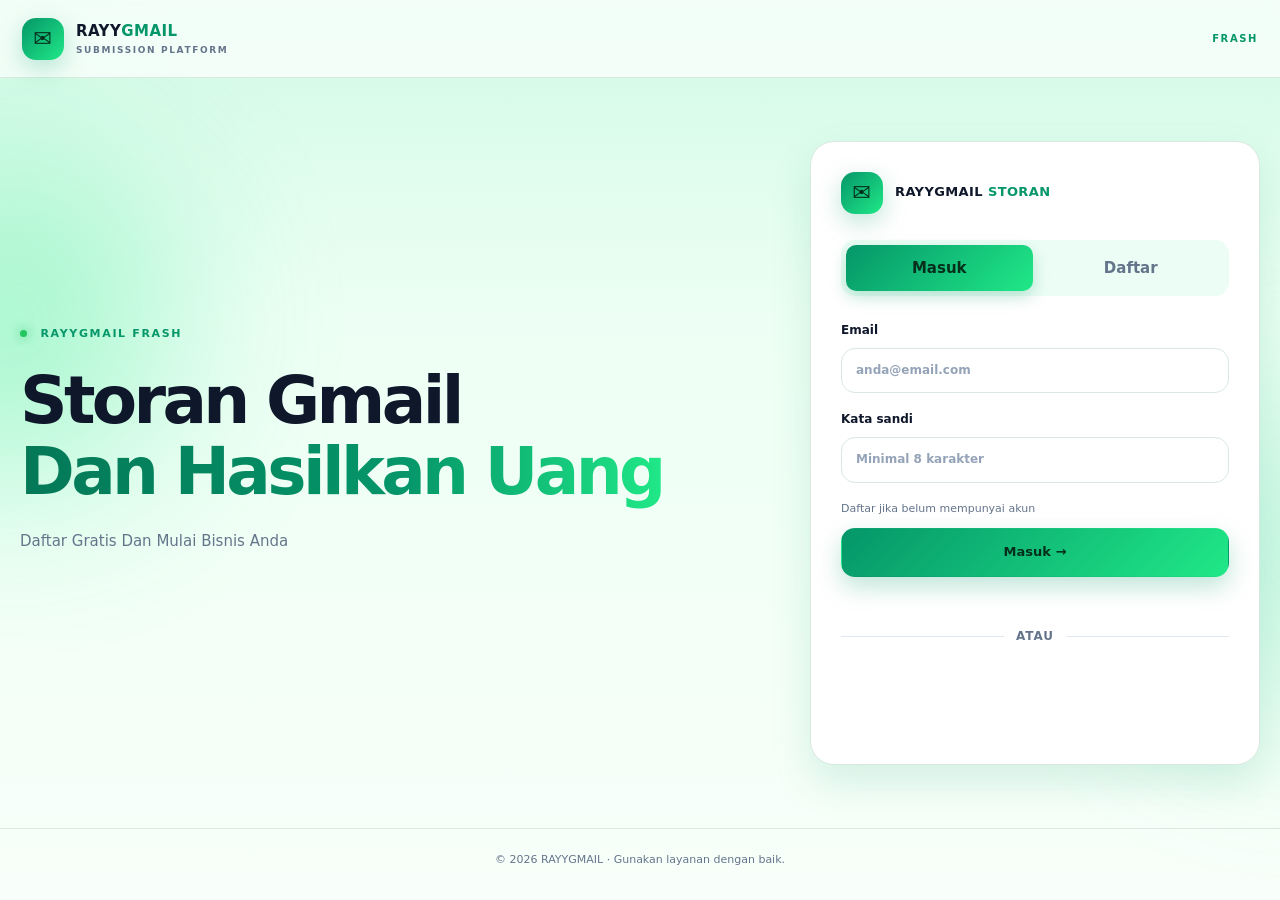
<file: login.html>
<!DOCTYPE html>
<html lang="id">
<head>
  <meta charset="UTF-8">
  <meta name="viewport" content="width=device-width, initial-scale=1">
  <meta name="theme-color" content="#1d4ed8">
  <title>RAYYGMAIL — Masuk</title>
  <link rel="stylesheet" href="/login.css">
  <style>
    /* ===== LOGIN GOOGLE (BARU) ===== */
    .auth-divider{display:flex;align-items:center;gap:12px;margin:18px 0 14px;color:#64748b;font-size:12px;font-weight:700;letter-spacing:.08em;text-transform:uppercase}
    .auth-divider::before,.auth-divider::after{content:"";flex:1;height:1px;background:#e2e8f0}
    .google-wrap{display:flex;justify-content:center;min-height:44px}
    .google-wrap iframe{max-width:100%}
    .google-fallback{display:none;width:100%;align-items:center;justify-content:center;gap:10px;min-height:46px;border:1px solid #dadce0;border-radius:12px;background:#fff;color:#3c4043;font-weight:600;font-size:14px;cursor:pointer}
    .google-fallback svg{flex:none}
    .google-fallback:disabled{opacity:.6;cursor:not-allowed}
  </style>
</head>
<body>
  <div class="ambient ambient-one"></div>
  <div class="ambient ambient-two"></div>

  <header class="topbar">
    <a class="brand" href="/"><span class="brand-icon">✉</span>
      <span>RAYY<span class="accent">GMAIL</span><small>SUBMISSION PLATFORM</small></span>
    </a>
    <span class="secure-label">FRASH</span>
  </header>

  <main class="container">
    <section class="auth-screen">
      <div class="auth-intro">
        <div class="eyebrow"><span class="pulse"></span> RAYYGMAIL FRASH</div>
        <h1>Storan Gmail<br><span class="gradient-text">Dan Hasilkan Uang</span></h1>
        <p>Daftar Gratis Dan Mulai Bisnis Anda</p>
        <div class="trust-row">
          <span></span>
          <span></span>
          <span></span>
        </div>
      </div>

      <div class="auth-card">
        <div class="brand auth-brand">
          <span class="brand-icon">✉</span>
          <span>RAYYGMAIL <span class="accent">STORAN</span></span>
        </div>

        <div class="auth-tabs">
          <button class="auth-tab active" data-mode="login" type="button">Masuk</button>
          <button class="auth-tab" data-mode="register" type="button">Daftar</button>
        </div>

        <form id="authForm">
          <label id="nameWrap" class="hidden">Nama lengkap
            <input id="authName" maxlength="80" autocomplete="name" placeholder="Nama kamu">
          </label>
          <label>Email
            <input id="authEmail" type="email" maxlength="150" autocomplete="email" required placeholder="anda@email.com">
          </label>
          <label>Kata sandi
            <input id="authPassword" type="password" minlength="8" maxlength="200" autocomplete="current-password" required placeholder="Minimal 8 karakter">
          </label>
          <p class="privacy-note">Daftar jika belum mempunyai akun</p>
          <button class="btn btn-primary btn-wide" id="authSubmit" type="submit">Masuk →</button>
        </form>
        <p class="message" id="authMessage" role="status"></p>

        <!-- ===== LOGIN DENGAN GOOGLE (BARU) ===== -->
        <div class="auth-divider"><span>atau</span></div>
        <div class="google-wrap" id="googleWrap">
          <div id="googleBtn"></div>
        </div>
        <button class="google-fallback" id="googleFallback" type="button">
          <svg width="18" height="18" viewBox="0 0 48 48" aria-hidden="true"><path fill="#EA4335" d="M24 9.5c3.54 0 6.71 1.22 9.21 3.6l6.85-6.85C35.9 2.38 30.47 0 24 0 14.62 0 6.51 5.38 2.56 13.22l7.98 6.19C12.43 13.72 17.74 9.5 24 9.5z"/><path fill="#4285F4" d="M46.98 24.55c0-1.57-.15-3.09-.38-4.55H24v9.02h12.94c-.58 2.96-2.26 5.48-4.78 7.18l7.73 6c4.51-4.18 7.09-10.36 7.09-17.65z"/><path fill="#FBBC05" d="M10.53 28.59A14.5 14.5 0 0 1 9.5 24c0-1.59.28-3.14.76-4.59l-7.98-6.19A23.99 23.99 0 0 0 0 24c0 3.77.9 7.35 2.56 10.78l7.97-6.19z"/><path fill="#34A853" d="M24 48c6.48 0 11.93-2.13 15.89-5.81l-7.73-6c-2.15 1.45-4.92 2.3-8.16 2.3-6.26 0-11.57-4.22-13.47-9.91l-7.98 6.19C6.51 42.62 14.62 48 24 48z"/></svg>
          <span>Lanjutkan dengan Google</span>
        </button>
        <p class="message" id="googleMessage" role="status"></p>
        <!-- ===== AKHIR LOGIN DENGAN GOOGLE (BARU) ===== -->
      </div>
    </section>
  </main>

  <footer class="footer">© <span id="year"></span> RAYYGMAIL · Gunakan layanan dengan baik.</footer>

  <!-- ===== SKRIP LOGIN GOOGLE (BARU) ===== -->
  <!-- GANTI: GOOGLE_CLIENT_ID dengan Client ID dari Google Cloud Console -->
  <script src="https://accounts.google.com/gsi/client" async defer></script>
  <script>
  document.addEventListener('DOMContentLoaded', function () {
    var GOOGLE_CLIENT_ID = '273901253293-jgtoojjst8pgs2b0cbs2l4cgda8emreu.apps.googleusercontent.com';

    var msg = document.getElementById('googleMessage');
    var wrap = document.getElementById('googleWrap');
    var fallback = document.getElementById('googleFallback');
    var busy = false;

    function say(t, err) {
      msg.textContent = t || '';
      msg.className = 'message' + (err ? ' error' : '');
    }

    function showFallback(text) {
      wrap.style.display = 'none';
      fallback.style.display = 'flex';
      fallback.onclick = function () { say(text, true); };
    }

    // Dipanggil Google setelah pengguna memilih akun
    async function onCredential(resp) {
      if (busy || !resp || !resp.credential) return;
      busy = true;
      say('Memproses…');
      try {
        // Server memverifikasi ID token Google lalu membuat/mencari akun
        var d = await api('googleLogin', { credential: resp.credential });

        // Simpan sesi sama seperti login email biasa
        if (typeof setToken === 'function') {
          setToken(d.token);
        } else if (d.token) {
          // SESUAIKAN: kunci penyimpanan harus sama dengan yang dipakai getToken() di app.js
          try { localStorage.setItem('token', d.token); } catch (_) {}
        }

        say('Berhasil masuk. Mengalihkan…');
        var role = d.role || (d.user && d.user.role) || '';
        window.location.href = String(role).toLowerCase() === 'admin' ? '/admin' : '/dashboard';
      } catch (e) {
        say((e && e.message) || 'Login Google gagal. Coba lagi.', true);
        busy = false;
      }
    }

    function init() {
      if (GOOGLE_CLIENT_ID.indexOf('GANTI_') === 0) {
        showFallback('Login Google belum dikonfigurasi: isi GOOGLE_CLIENT_ID.');
        return;
      }
      google.accounts.id.initialize({
        client_id: GOOGLE_CLIENT_ID,
        callback: onCredential,
        ux_mode: 'popup',
        auto_select: false
      });
      var width = Math.min(400, Math.max(200, wrap.clientWidth || 320));
      google.accounts.id.renderButton(document.getElementById('googleBtn'), {
        type: 'standard',
        theme: 'outline',
        size: 'large',
        text: 'continue_with',
        shape: 'rectangular',
        logo_alignment: 'left',
        width: width,
        locale: 'id'
      });
    }

    // Tunggu skrip Google selesai dimuat (maksimal sekitar 10 detik)
    var tries = 0;
    var timer = setInterval(function () {
      tries++;
      if (window.google && google.accounts && google.accounts.id) {
        clearInterval(timer);
        init();
      } else if (tries > 100) {
        clearInterval(timer);
        showFallback('Login Google tidak bisa dimuat. Periksa koneksi internet Anda.');
      }
    }, 100);
  });
  </script>
  <!-- ===== AKHIR SKRIP LOGIN GOOGLE (BARU) ===== -->

  <script src="/app.js"></script>
</body>
</html>
</file>
<file: login.css>
:root {
  --blue: #059669;
  --blue2: #20e887;
  --ink: #0f172a;
  --muted: #64748b;
  --line: #d9e9df;
  --card: #ffffff;
  --bg: #edfff4;
  --green: #166534;
  --danger: #b91c1c;
}
* { box-sizing: border-box; }
body {
  margin: 0; min-height: 100vh; color: var(--ink);
  font: 15px/1.6 Inter, system-ui, -apple-system, "Segoe UI", Roboto, sans-serif;
  background: linear-gradient(180deg, #d1fae5 0%, var(--bg) 320px, #f8fffa 100%);
}
.ambient { position: fixed; border-radius: 50%; filter: blur(90px); opacity: .35; pointer-events: none; z-index: -1; }
.ambient-one { width: 320px; height: 320px; background: #20e887; top: 18%; left: -150px; }
.ambient-two { width: 300px; height: 300px; background: #6ee7b7; right: -170px; top: 45%; }
a { color: inherit; text-decoration: none; }
button, input { font: inherit; }
button { cursor: pointer; }
button:disabled { opacity: .55; cursor: wait; }

.topbar {
  min-height: 78px; padding: 16px max(22px, calc((100vw - 1240px) / 2));
  display: flex; justify-content: space-between; align-items: center; gap: 18px;
  border-bottom: 1px solid var(--line); background: rgba(255,255,255,.7);
  backdrop-filter: blur(14px);
}
.brand { display: inline-flex; align-items: center; gap: 12px; font-weight: 850; letter-spacing: .03em; color: var(--ink); }
.brand small { display: block; color: var(--muted); font-size: 9px; letter-spacing: .18em; }
.brand-icon {
  display: grid; place-items: center; width: 42px; height: 42px; border-radius: 14px;
  background: linear-gradient(135deg, var(--blue), var(--blue2)); color: #052e1b; font-size: 22px;
  box-shadow: 0 8px 24px rgba(5,150,105,.25);
}
.accent { color: var(--blue); }
.secure-label { color: var(--blue); font-size: 10px; font-weight: 800; letter-spacing: .16em; }

.container { max-width: 1240px; width: calc(100% - 40px); margin: 0 auto; }
.auth-screen {
  min-height: calc(100vh - 150px); display: grid;
  grid-template-columns: 1fr minmax(320px, 450px); align-items: center; gap: 70px; padding: 55px 0;
}
.auth-intro h1 { font-size: clamp(38px, 5.4vw, 66px); line-height: 1.08; letter-spacing: -.055em; margin: 22px 0; color: var(--ink); }
.auth-intro p { color: var(--muted); }
.gradient-text { background: linear-gradient(90deg, #047857, #059669 60%, #20e887); color: transparent; background-clip: text; -webkit-background-clip: text; }
.eyebrow { color: var(--blue); font-size: 11px; font-weight: 800; letter-spacing: .15em; }
.pulse { display: inline-block; width: 7px; height: 7px; border-radius: 50%; background: #22c55e; box-shadow: 0 0 12px #22c55e; margin-right: 8px; }
.trust-row { display: flex; flex-wrap: wrap; gap: 12px 22px; margin-top: 28px; color: var(--muted); font-size: 12px; }

.auth-card {
  background: var(--card); border: 1px solid var(--line); border-radius: 24px;
  box-shadow: 0 18px 40px rgba(5,150,105,.14); padding: 30px;
}
.auth-brand { margin-bottom: 26px; font-size: 13px; }
.auth-tabs { display: grid; grid-template-columns: 1fr 1fr; gap: 5px; padding: 5px; background: #ecfdf5; border-radius: 14px; margin-bottom: 25px; }
.auth-tab { border: 0; padding: 11px; color: var(--muted); background: transparent; border-radius: 10px; font-weight: 600; }
.auth-tab.active { color: #052e1b; background: linear-gradient(135deg, var(--blue), var(--blue2)); box-shadow: 0 6px 16px rgba(5,150,105,.25); }

label { display: block; font-size: 12px; font-weight: 650; color: var(--ink); margin-bottom: 17px; }
input {
  display: block; width: 100%; margin-top: 8px; padding: 12px 14px;
  border: 1px solid var(--line); border-radius: 14px; background: #fff; color: var(--ink);
  outline: none; min-width: 0;
}
input:focus { border-color: var(--blue2); box-shadow: 0 0 0 3px rgba(32,232,135,.25); }
input::placeholder { color: #94a3b8; }
.privacy-note { font-size: 11px; color: var(--muted); }

.btn { border: 1px solid transparent; border-radius: 14px; padding: 10px 15px; font-weight: 750; font-size: 13px; transition: transform .2s, opacity .2s; }
.btn:hover { transform: translateY(-1px); }
.btn-primary { color: #052e1b; background: linear-gradient(135deg, var(--blue), var(--blue2)); box-shadow: 0 10px 24px rgba(5,150,105,.25); }
.btn-wide { width: 100%; padding: 13px; }
.message { min-height: 20px; font-size: 12px; color: var(--green); overflow-wrap: anywhere; }
.message.error { color: var(--danger); }
.hidden { display: none !important; }
.footer { text-align: center; color: var(--muted); padding: 22px; font-size: 11px; border-top: 1px solid var(--line); }

/* ===== LOGIN DENGAN GOOGLE (BARU) ===== */
.auth-divider {
  display: flex; align-items: center; gap: 12px; margin: 18px 0 14px;
  color: var(--muted); font-size: 12px; font-weight: 700; letter-spacing: .08em; text-transform: uppercase;
}
.auth-divider::before, .auth-divider::after { content: ""; flex: 1; height: 1px; background: var(--line); }
.google-wrap { display: flex; justify-content: center; min-height: 44px; }
.google-wrap iframe { max-width: 100%; }
.google-fallback {
  display: none; width: 100%; align-items: center; justify-content: center; gap: 10px;
  min-height: 46px; padding: 10px 16px; border: 1px solid #dadce0; border-radius: 14px;
  background: #fff; color: #3c4043; font-weight: 600; font-size: 14px;
  transition: transform .2s, box-shadow .2s, background .2s;
}
.google-fallback:hover { transform: translateY(-1px); background: #f8fafc; box-shadow: 0 6px 16px rgba(15,23,42,.08); }
.google-fallback svg { flex: none; }
.google-fallback:disabled { opacity: .6; cursor: not-allowed; }
#googleMessage { text-align: center; margin: 10px 0 0; }
/* ===== AKHIR LOGIN DENGAN GOOGLE (BARU) ===== */

@media (max-width: 850px) {
  .auth-screen { grid-template-columns: 1fr; gap: 30px; max-width: 560px; margin: auto; }
  .auth-intro h1 { font-size: 43px; }
}
@media (max-width: 600px) {
  .container { width: calc(100% - 24px); }
  .topbar { padding: 13px 12px; min-height: 68px; }
  .secure-label { display: none; }
  .brand { gap: 8px; font-size: 12px; }
  .brand-icon { width: 36px; height: 36px; border-radius: 11px; }
  .auth-screen { padding: 35px 0; }
  .auth-intro h1 { font-size: 39px; }
  .auth-card { padding: 20px; border-radius: 18px; }
  .auth-divider { margin: 14px 0 12px; }
}
</file>
<file: admin.css>
:root {
  --blue: #059669;
  --blue2: #20e887;
  --ink: #0f172a;
  --muted: #64748b;
  --line: #d9e9df;
  --card: #ffffff;
  --bg: #edfff4;
  --green: #166534;
  --danger: #b91c1c;
}
* { box-sizing: border-box; }
body {
  margin: 0; min-height: 100vh; color: var(--ink);
  font: 15px/1.6 Inter, system-ui, -apple-system, "Segoe UI", Roboto, sans-serif;
  background: linear-gradient(180deg, #d1fae5 0%, var(--bg) 320px, #f8fafc 100%);
}
.ambient { position: fixed; border-radius: 50%; filter: blur(90px); opacity: .35; pointer-events: none; z-index: -1; }
.ambient-one { width: 320px; height: 320px; background: #20e887; top: 18%; left: -150px; }
.ambient-two { width: 300px; height: 300px; background: #6ee7b7; right: -170px; top: 45%; }
a { color: inherit; text-decoration: none; }
button, input, select, textarea { font: inherit; }
button { cursor: pointer; }
button:disabled { opacity: .55; cursor: wait; }

.topbar {
  min-height: 78px; padding: 16px max(22px, calc((100vw - 1240px) / 2));
  display: flex; justify-content: space-between; align-items: center; gap: 18px;
  border-bottom: 1px solid var(--line); background: rgba(255,255,255,.7);
  backdrop-filter: blur(14px);
}
.brand { display: inline-flex; align-items: center; gap: 12px; font-weight: 850; letter-spacing: .03em; color: var(--ink); }
.brand small { display: block; color: var(--muted); font-size: 9px; letter-spacing: .18em; }
.brand-icon {
  display: grid; place-items: center; width: 42px; height: 42px; border-radius: 14px;
  background: linear-gradient(135deg, var(--blue), var(--blue2)); color: #052e1b; font-size: 22px;
  box-shadow: 0 8px 24px rgba(5,150,105,.25);
}
.accent { color: var(--blue); }
.secure-label { color: var(--blue); font-size: 10px; font-weight: 800; letter-spacing: .16em; }
.top-actions { display: flex; align-items: center; gap: 16px; }

.container { max-width: 1240px; width: calc(100% - 40px); margin: 0 auto; }
.page-content { padding-top: 38px; padding-bottom: 45px; }
.eyebrow { color: var(--blue); font-size: 11px; font-weight: 800; letter-spacing: .15em; }
.section-heading { display: flex; justify-content: space-between; align-items: center; gap: 20px; margin-bottom: 25px; }
.section-heading h1 { margin: 7px 0; font-size: clamp(26px, 4vw, 38px); letter-spacing: -.035em; }
.section-heading p, .panel-heading p { color: var(--muted); margin: 5px 0; font-size: 13px; }
.panel-heading p { margin: 0; font-size: 12px; }

.dashboard-grid { display: grid; grid-template-columns: repeat(3, minmax(0,1fr)); gap: 17px; margin-bottom: 20px; }
.metric-card, .panel {
  background: var(--card); border: 1px solid var(--line); border-radius: 22px;
  box-shadow: 0 8px 24px rgba(15,23,42,.06);
}
.metric-card { padding: 23px; min-width: 0; }
.metric-top { display: flex; justify-content: space-between; gap: 10px; color: var(--muted); font-size: 12px; }
.metric-top span:last-child { color: var(--blue2); font-size: 18px; }
.metric-card strong { display: block; margin: 12px 0 5px; font-size: clamp(24px, 3vw, 34px); letter-spacing: -.04em; overflow-wrap: anywhere; }
.balance-card { border: 0; color: #fff; background: linear-gradient(135deg, #047857 0%, #059669 48%, #20e887 100%); box-shadow: 0 18px 40px rgba(5,150,105,.22); }
.balance-card .metric-top, .balance-card .metric-top span:last-child { color: rgba(255,255,255,.85); }

.workspace-grid { display: grid; grid-template-columns: minmax(0,1fr) minmax(0,1fr); gap: 20px; margin-bottom: 20px; align-items: start; }
.panel { padding: 23px; min-width: 0; }
.panel-heading { display: flex; justify-content: space-between; align-items: center; gap: 12px; margin-bottom: 19px; }
.panel-heading h2 { font-size: 17px; margin: 0 0 4px; }
.table-panel { margin-bottom: 20px; }
.table-wrap { overflow-x: auto; width: 100%; }
table { width: 100%; border-collapse: collapse; font-size: 13px; text-align: left; }
th { color: var(--muted); font-size: 11px; text-transform: uppercase; letter-spacing: .07em; white-space: nowrap; }
td, th { border-bottom: 1px solid var(--line); padding: 13px 12px; vertical-align: top; }
td { color: var(--ink); min-width: 90px; }
td small { color: var(--muted); }

label { display: block; font-size: 12px; font-weight: 650; color: var(--ink); margin-bottom: 17px; }
input, select, textarea {
  display: block; width: 100%; margin-top: 8px; padding: 12px 14px;
  border: 1px solid var(--line); border-radius: 14px; background: #fff; color: var(--ink);
  outline: none; min-width: 0;
}
input:focus, select:focus, textarea:focus { border-color: var(--blue2); box-shadow: 0 0 0 3px rgba(32,232,135,.25); }
input::placeholder, textarea::placeholder { color: #94a3b8; }
.status-select, .admin-note { min-width: 125px; margin: 0; font-size: 12px; padding: 8px 10px; border-radius: 10px; }
.save-status { white-space: nowrap; }

.btn { border: 1px solid transparent; border-radius: 14px; padding: 10px 15px; font-weight: 750; font-size: 13px; transition: transform .2s, opacity .2s; }
.btn:hover { transform: translateY(-1px); }
.btn-primary { color: #052e1b; background: linear-gradient(135deg, var(--blue), var(--blue2)); box-shadow: 0 10px 24px rgba(5,150,105,.25); }
.btn-outline { background: #fff; color: var(--ink); border-color: var(--line); }
.btn-wide { width: 100%; padding: 13px; }
.message { min-height: 20px; font-size: 12px; color: var(--green); overflow-wrap: anywhere; }
.message.error { color: var(--danger); }
.hidden { display: none !important; }
.footer { text-align: center; color: var(--muted); padding: 22px; font-size: 11px; border-top: 1px solid var(--line); }

/* PERBAIKAN: gaya status (dipakai app.js dan halaman admin) */
.status { display: inline-block; padding: 3px 10px; border-radius: 999px; font-size: 11px; font-weight: 700; background: #f1f5f9; color: var(--muted); white-space: nowrap; }
.status.s-ok { background: #dcfce7; color: #166534; }
.status.s-bad { background: #fee2e2; color: #b91c1c; }
.status.s-wait { background: #fef3c7; color: #92400e; }

@media (max-width: 850px) {
  .workspace-grid { grid-template-columns: 1fr; }
}
@media (max-width: 600px) {
  .container { width: calc(100% - 24px); }
  .topbar { padding: 13px 12px; min-height: 68px; }
  .secure-label { display: none; }
  .top-actions { gap: 8px; }
  .brand { gap: 8px; font-size: 12px; }
  .brand-icon { width: 36px; height: 36px; border-radius: 11px; }
  .panel { padding: 17px; border-radius: 16px; }
  .dashboard-grid { grid-template-columns: 1fr; gap: 10px; }
  .metric-card { padding: 17px; }
  .metric-card strong { font-size: 28px; }
  .section-heading { align-items: flex-start; flex-wrap: wrap; }
  .page-content { padding-top: 24px; }
  td, th { padding: 10px; }
}

/* ===== MENU CONTROL (BARU) ===== */
[hidden] { display: none !important; }

.ctl-grid {
  display: grid;
  grid-template-columns: repeat(auto-fit, minmax(min(240px, 100%), 1fr));
  gap: 14px;
  margin: 4px 0 24px;
}
.ctl-btn {
  display: flex; align-items: center; gap: 14px; width: 100%;
  text-align: left; padding: 18px; font: inherit; color: var(--ink);
  background: var(--card); border: 1px solid var(--line); border-radius: 20px;
  box-shadow: 0 8px 24px rgba(15,23,42,.06);
  transition: transform .2s, border-color .2s, box-shadow .2s;
}
.ctl-btn:hover {
  transform: translateY(-2px); border-color: var(--blue);
  box-shadow: 0 14px 30px rgba(5,150,105,.16);
}
.ctl-btn:focus-visible { outline: 3px solid rgba(32,232,135,.45); outline-offset: 2px; }
.ctl-ico {
  flex: none; width: 46px; height: 46px; border-radius: 14px;
  display: grid; place-items: center; font-size: 20px; font-weight: 800;
  color: #052e1b; background: linear-gradient(135deg, var(--blue), var(--blue2));
  box-shadow: 0 8px 20px rgba(5,150,105,.25);
}
.ctl-btn b { display: block; font-size: 14px; line-height: 1.3; }
.ctl-btn small { display: block; margin-top: 3px; font-size: 12px; color: var(--muted); }

.ctl-close-bar { display: flex; justify-content: flex-end; margin-bottom: 16px; }

/* Saldo & Pengguna: tampil penuh saat dibuka satu per satu */
.workspace-grid { grid-template-columns: 1fr; }

@media (max-width: 600px) {
  .ctl-grid { grid-template-columns: 1fr 1fr; gap: 10px; }
  .ctl-btn { flex-direction: column; align-items: flex-start; gap: 10px; padding: 14px; border-radius: 16px; }
  .ctl-ico { width: 40px; height: 40px; border-radius: 12px; }
  .ctl-btn b { font-size: 13px; }
  .ctl-btn small { font-size: 11px; }
}
</file>
<file: dashboard.css>
.rx {
  --blue: #059669;
  --blue2: #20e887;
  --ink: #0f172a;
  --muted: #64748b;
  --line: #d9e9df;
  --card: #ffffff;
  --bg: #edfff4;

  margin: 0;
  min-height: 100vh;
  font-family: Inter, system-ui, -apple-system, "Segoe UI", Roboto, sans-serif;
  color: var(--ink);
  background: linear-gradient(
    180deg,
    #d1fae5 0%,
    var(--bg) 220px,
    #f8fffa 100%
  );
  padding-bottom: 110px;
}

.rx * {
  box-sizing: border-box;
}

.rx button,
.rx input,
.rx select,
.rx textarea {
  font: inherit;
}

.rx-top {
  display: flex;
  align-items: center;
  justify-content: space-between;
  max-width: 960px;
  margin: 0 auto;
  padding: 14px 16px;
}

.rx-brand {
  display: flex;
  align-items: center;
  gap: 10px;
  color: var(--ink);
  text-decoration: none;
  font-weight: 800;
  letter-spacing: .3px;
}

.rx-brand b {
  color: var(--blue);
}

.rx-logo {
  display: grid;
  place-items: center;
  width: 34px;
  height: 34px;
  border-radius: 10px;
  color: #052e1b;
  background: linear-gradient(135deg, #059669, #20e887);
}

.chip {
  border: 1px solid var(--line);
  background: #fff;
  border-radius: 999px;
  padding: 8px 14px;
  font-size: 13px;
  font-weight: 600;
  cursor: pointer;
  color: var(--ink);
}

.chip-light {
  background: rgba(255,255,255,.18);
  border-color: rgba(255,255,255,.3);
  color: #fff;
}

.rx-main {
  max-width: 960px;
  margin: 0 auto;
  padding: 0 16px;
}

.view {
  display: none;
}

.view.active {
  display: block;
}

.balance-card {
  border-radius: 24px;
  padding: 24px;
  color: #fff;
  margin-bottom: 16px;
  background: linear-gradient(
    135deg,
    #047857 0%,
    #059669 48%,
    #20e887 100%
  );
  box-shadow: 0 18px 40px rgba(5,150,105,.22);
}

.bc-alt {
  background: linear-gradient(
    135deg,
    #065f46 0%,
    #059669 55%,
    #34d399 100%
  );
}

.bc-label {
  margin: 0;
  font-size: 13px;
  opacity: .85;
  text-transform: uppercase;
  letter-spacing: .08em;
}

.bc-value {
  margin: 6px 0;
  font-size: 40px;
  line-height: 1.1;
}

.bc-sub {
  margin: 0 0 14px;
  opacity: .9;
  font-size: 14px;
}

.bc-info {
  margin: 12px 0 0;
  padding: 10px 12px;
  border-radius: 12px;
  background: rgba(255,255,255,.16);
  font-size: 13px;
}

.bc-actions {
  display: flex;
  gap: 8px;
  flex-wrap: wrap;
}

.card {
  background: var(--card);
  border: 1px solid #e1f1e7;
  border-radius: 20px;
  padding: 18px;
  margin-bottom: 16px;
  box-shadow: 0 8px 24px rgba(15,23,42,.05);
}

.card-title {
  margin: 0 0 12px;
  font-size: 17px;
}

.card-head {
  display: flex;
  align-items: center;
  justify-content: space-between;
  gap: 8px;
}

.muted {
  color: var(--muted);
  font-size: 13px;
  margin: 6px 0 12px;
}

.quick-menu {
  display: grid;
  grid-template-columns: repeat(4,1fr);
  gap: 8px;
  padding: 14px;
}

.quick-menu button {
  display: flex;
  flex-direction: column;
  align-items: center;
  gap: 8px;
  border: 0;
  background: none;
  font-size: 13px;
  font-weight: 600;
  color: var(--ink);
  padding: 10px 4px;
  border-radius: 14px;
  cursor: pointer;
}

.quick-menu button:hover {
  background: #ecfdf5;
}

.qi {
  display: grid;
  place-items: center;
  width: 52px;
  height: 52px;
  border-radius: 16px;
  color: #fff;
  font-size: 20px;
}

.qi-blue {
  background: linear-gradient(135deg, #059669, #20e887);
  color: #063b27;
}

.qi-green {
  background: linear-gradient(135deg, #047857, #34d399);
}

.qi-orange {
  background: linear-gradient(135deg, #059669, #6ee7b7);
}

.qi-purple {
  background: linear-gradient(135deg, #047857, #86efac);
}

.stat-grid {
  display: grid;
  grid-template-columns: repeat(4,1fr);
  gap: 10px;
  margin-bottom: 16px;
}

.stat {
  margin: 0;
  padding: 14px;
  text-align: left;
}

.stat small {
  display: block;
  color: var(--muted);
  font-size: 12px;
}

.stat strong {
  font-size: 22px;
  color: #059669;
}

.activity-item {
  display: flex;
  justify-content: space-between;
  gap: 12px;
  padding: 12px 0;
  border-bottom: 1px solid var(--line);
}

.activity-item:last-child {
  border-bottom: 0;
}

.activity-item p {
  margin: 2px 0;
  color: var(--muted);
  font-size: 13px;
  word-break: break-word;
}

.activity-item small {
  color: var(--muted);
}

.empty-state {
  color: var(--muted);
  padding: 10px 0;
}

.status,
.badge {
  display: inline-block;
  padding: 4px 10px;
  border-radius: 999px;
  font-size: 12px;
  font-weight: 700;
  background: #d1fae5;
  color: #065f46;
  white-space: nowrap;
  height: fit-content;
}

.badge.ok,
.status.s-ok {
  background: #dcfce7;
  color: #166534;
}

.badge.warn,
.status.s-wait {
  background: #fef3c7;
  color: #92400e;
}

.status.s-bad {
  background: #fee2e2;
  color: #991b1b;
}

.status-row {
  border: 1px solid #86efac;
  background: #f0fdf4;
  color: #166534;
}

.status-row.closed {
  border-color: #fecaca;
  background: #fef2f2;
  color: #991b1b;
}

.provider-tabs {
  display: flex;
  gap: 8px;
  margin: 12px 0 4px;
  flex-wrap: wrap;
}

.provider-btn {
  border: 1px solid var(--line);
  background: #fff;
  border-radius: 999px;
  padding: 8px 16px;
  font-weight: 600;
  cursor: pointer;
  color: var(--ink);
}

.provider-btn.active {
  background: linear-gradient(135deg, #059669, #20e887);
  border-color: #059669;
  color: #052e1b;
}

.form {
  display: grid;
  gap: 14px;
}

.form label {
  display: grid;
  gap: 6px;
  font-weight: 600;
  font-size: 14px;
}

.rx input,
.rx select,
.rx textarea {
  width: 100%;
  border: 1px solid var(--line);
  border-radius: 14px;
  padding: 12px 14px;
  background: #fff;
  color: var(--ink);
}

.rx input:focus,
.rx select:focus,
.rx textarea:focus {
  outline: 2px solid #20e887;
  outline-offset: 1px;
  border-color: #059669;
}

.inline-form {
  display: flex;
  gap: 8px;
}

.inline-form input {
  flex: 1;
}

.btn {
  border: 0;
  border-radius: 14px;
  padding: 12px 20px;
  font-weight: 700;
  color: #052e1b;
  cursor: pointer;
  background: linear-gradient(135deg, #059669, #20e887);
  box-shadow: 0 5px 14px rgba(5,150,105,.13);
  transition: transform .15s, filter .15s;
}

.btn:hover {
  filter: brightness(1.04);
}

.btn:active {
  transform: scale(.98);
}

.btn:disabled {
  opacity: .55;
  cursor: not-allowed;
  box-shadow: none;
}

.btn-danger {
  color: #fff;
  background: linear-gradient(135deg, #dc2626, #f87171);
  margin-top: 14px;
}

.message {
  min-height: 20px;
  margin: 10px 0 0;
  font-size: 13px;
  color: #047857;
}

.message.error {
  color: #b91c1c;
}

.table-wrap {
  overflow-x: auto;
}

table {
  width: 100%;
  border-collapse: collapse;
  font-size: 13px;
}

th,
td {
  text-align: left;
  padding: 10px 8px;
  border-bottom: 1px solid var(--line);
  vertical-align: top;
}

th {
  color: var(--muted);
  font-weight: 600;
  white-space: nowrap;
}

.profile-row {
  display: flex;
  justify-content: space-between;
  gap: 12px;
  padding: 12px 0;
  border-bottom: 1px solid var(--line);
}

.profile-row small {
  color: var(--muted);
}

.bottom-nav {
  position: fixed;
  left: 50%;
  transform: translateX(-50%);
  bottom: 14px;
  width: min(560px,calc(100% - 24px));
  display: grid;
  grid-template-columns: repeat(5,1fr);
  align-items: end;
  padding: 8px 6px;
  border: 1px solid rgba(5,150,105,.12);
  border-radius: 26px;
  background: rgba(255,255,255,.94);
  backdrop-filter: blur(12px);
  box-shadow: 0 12px 36px rgba(15,23,42,.14);
  z-index: 20;
}

.bottom-nav button {
  display: flex;
  flex-direction: column;
  align-items: center;
  gap: 2px;
  border: 0;
  background: none;
  font-size: 11px;
  font-weight: 600;
  color: var(--muted);
  padding: 6px 0;
  cursor: pointer;
}

.bottom-nav button span {
  font-size: 18px;
}

.bottom-nav button.active {
  color: #059669;
}

.fab-wrap {
  position: relative;
}

.fab-wrap .fab {
  display: grid;
  place-items: center;
  width: 58px;
  height: 58px;
  margin-top: -30px;
  border-radius: 50%;
  color: #052e1b;
  font-size: 22px;
  background: linear-gradient(135deg, #059669, #20e887);
  box-shadow: 0 10px 24px rgba(5,150,105,.28);
  border: 4px solid #fff;
}

.fab-wrap em {
  font-style: normal;
}

/* KARTU JOB GMAIL */

.job-list {
  display: grid;
  gap: 12px;
}

.job-card {
  padding: 17px;
  border-radius: 18px;
  border: 1px solid #a7f3d0;
  background: linear-gradient(145deg, #ffffff, #f0fdf4);
  box-shadow: 0 7px 20px rgba(5,150,105,.06);
  transition: border-color .2s, transform .2s;
}

.job-card:hover {
  border-color: #20e887;
  transform: translateY(-2px);
}

.job-card-header {
  display: flex;
  align-items: center;
  justify-content: space-between;
  flex-wrap: wrap;
  gap: 12px;
}

.job-card h3 {
  margin: 0;
  font-size: 15px;
  font-weight: 800;
}

.job-price {
  color: #047857;
  font-weight: 800;
}

.job-meta {
  display: flex;
  flex-wrap: wrap;
  gap: 12px;
  margin-top: 8px;
  color: var(--muted);
  font-size: 12px;
}

.job-progress {
  height: 7px;
  margin-top: 8px;
  overflow: hidden;
  border-radius: 99px;
  background: #dce7df;
}

.job-progress-fill {
  height: 100%;
  border-radius: inherit;
  background: linear-gradient(90deg, #059669, #20e887);
  transition: width .25s ease;
}

.job-actions {
  display: flex;
  gap: 8px;
  flex-wrap: wrap;
  margin-top: 14px;
}

.job-actions .btn {
  flex: 1;
}

.storan-actions {
  display: flex;
  gap: 8px;
  flex-wrap: wrap;
}

.storan-actions .btn {
  flex: 1;
}

.storan-email {
  display: flex;
  align-items: center;
  justify-content: space-between;
  gap: 10px;
  padding: 12px 0;
  border-bottom: 1px solid var(--line);
  overflow-wrap: anywhere;
}

.storan-email:last-child {
  border-bottom: 0;
}

.storan-email .email-text {
  min-width: 0;
  overflow-wrap: anywhere;
}

@media (max-width: 560px) {
  .bc-value {
    font-size: 32px;
  }

  .stat-grid {
    grid-template-columns: repeat(2,1fr);
  }

  .inline-form {
    flex-direction: column;
  }

  .job-card-header {
    align-items: flex-start;
  }

  .job-actions {
    flex-direction: column;
  }

  .storan-actions {
    flex-direction: column;
  }
}

/* ===== TAMBAHAN: MENU KEDUA (ikon kecil, 5 kolom) ===== */

.quick-menu.qm-sm {
  grid-template-columns: repeat(5, 1fr);
  gap: 4px;
  padding: 12px 8px;
}

.quick-menu.qm-sm button {
  font-size: 11px;
  gap: 6px;
  padding: 8px 2px;
}

.quick-menu.qm-sm .qi {
  width: 42px;
  height: 42px;
  border-radius: 50%;
  font-size: 17px;
  color: #059669;
  background: #fff;
  border: 1px solid var(--line);
  box-shadow: 0 4px 12px rgba(5, 150, 105, .12);
}
</file>
